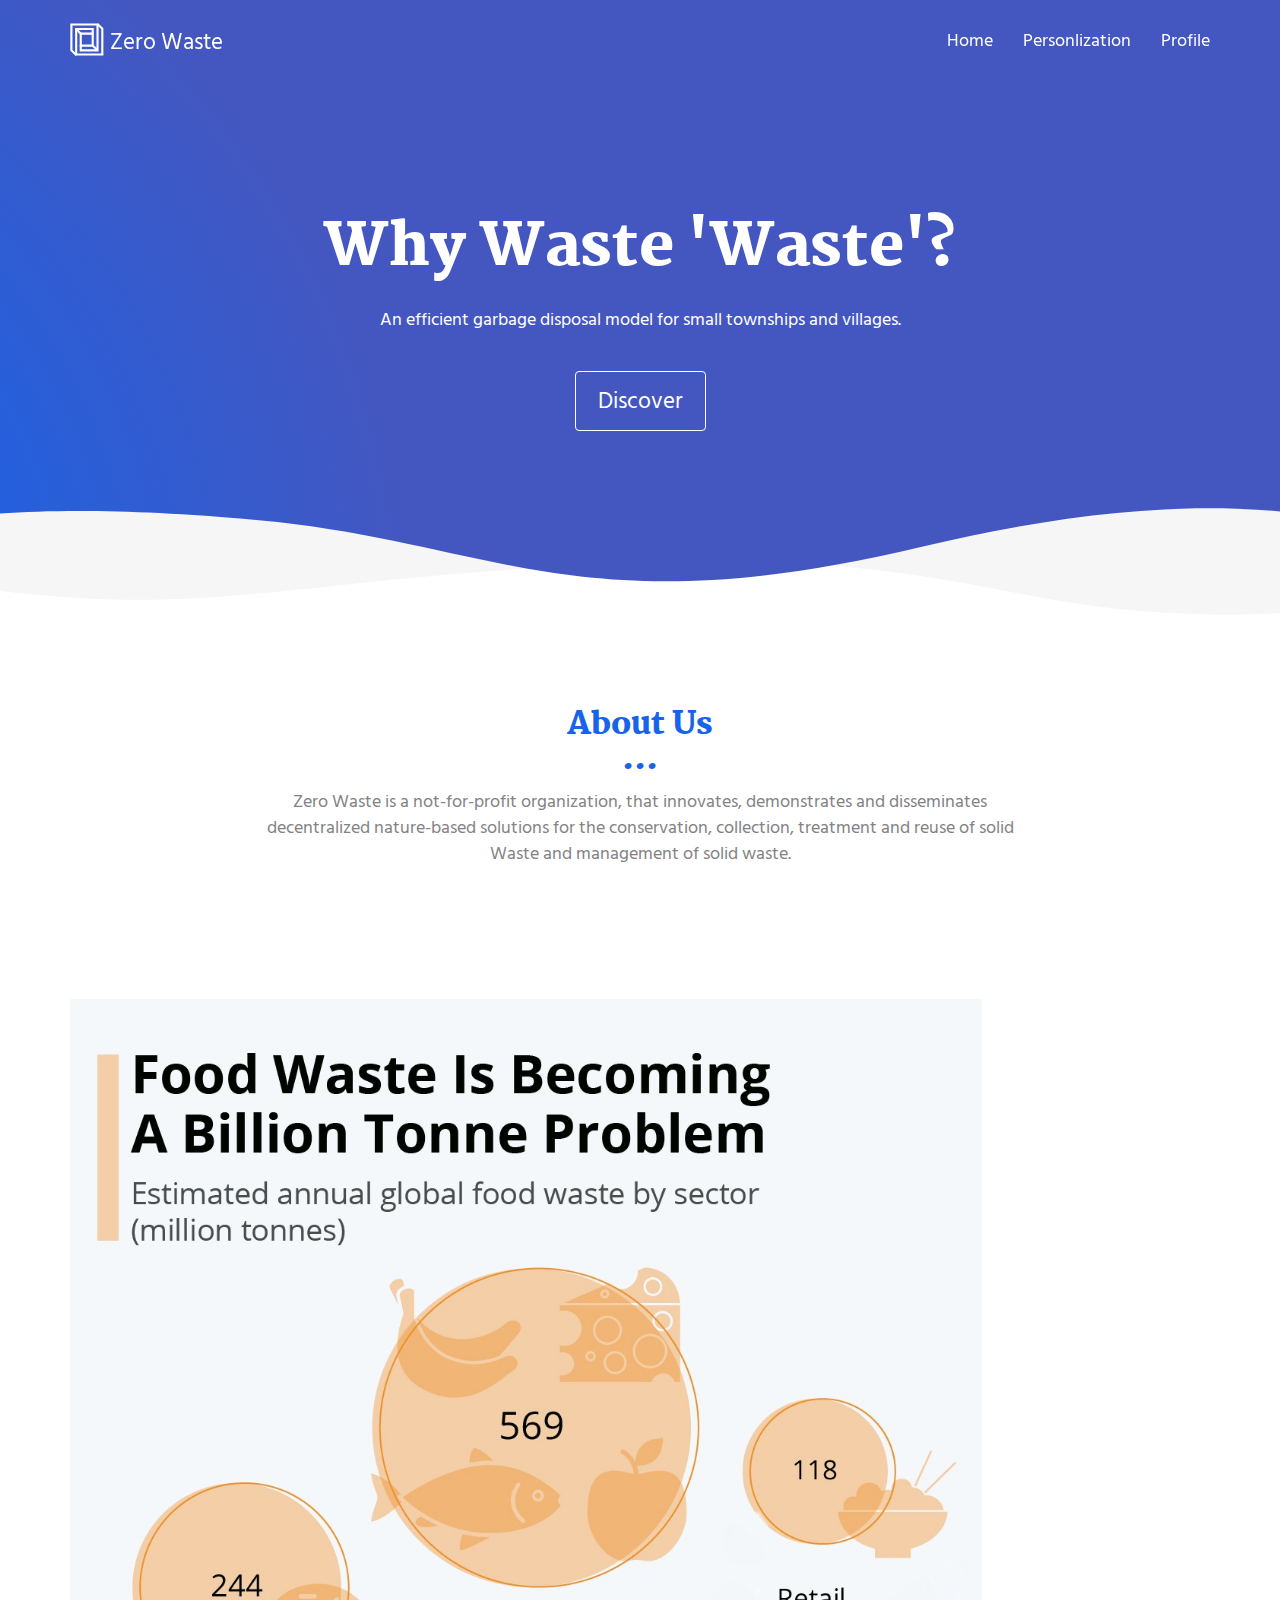
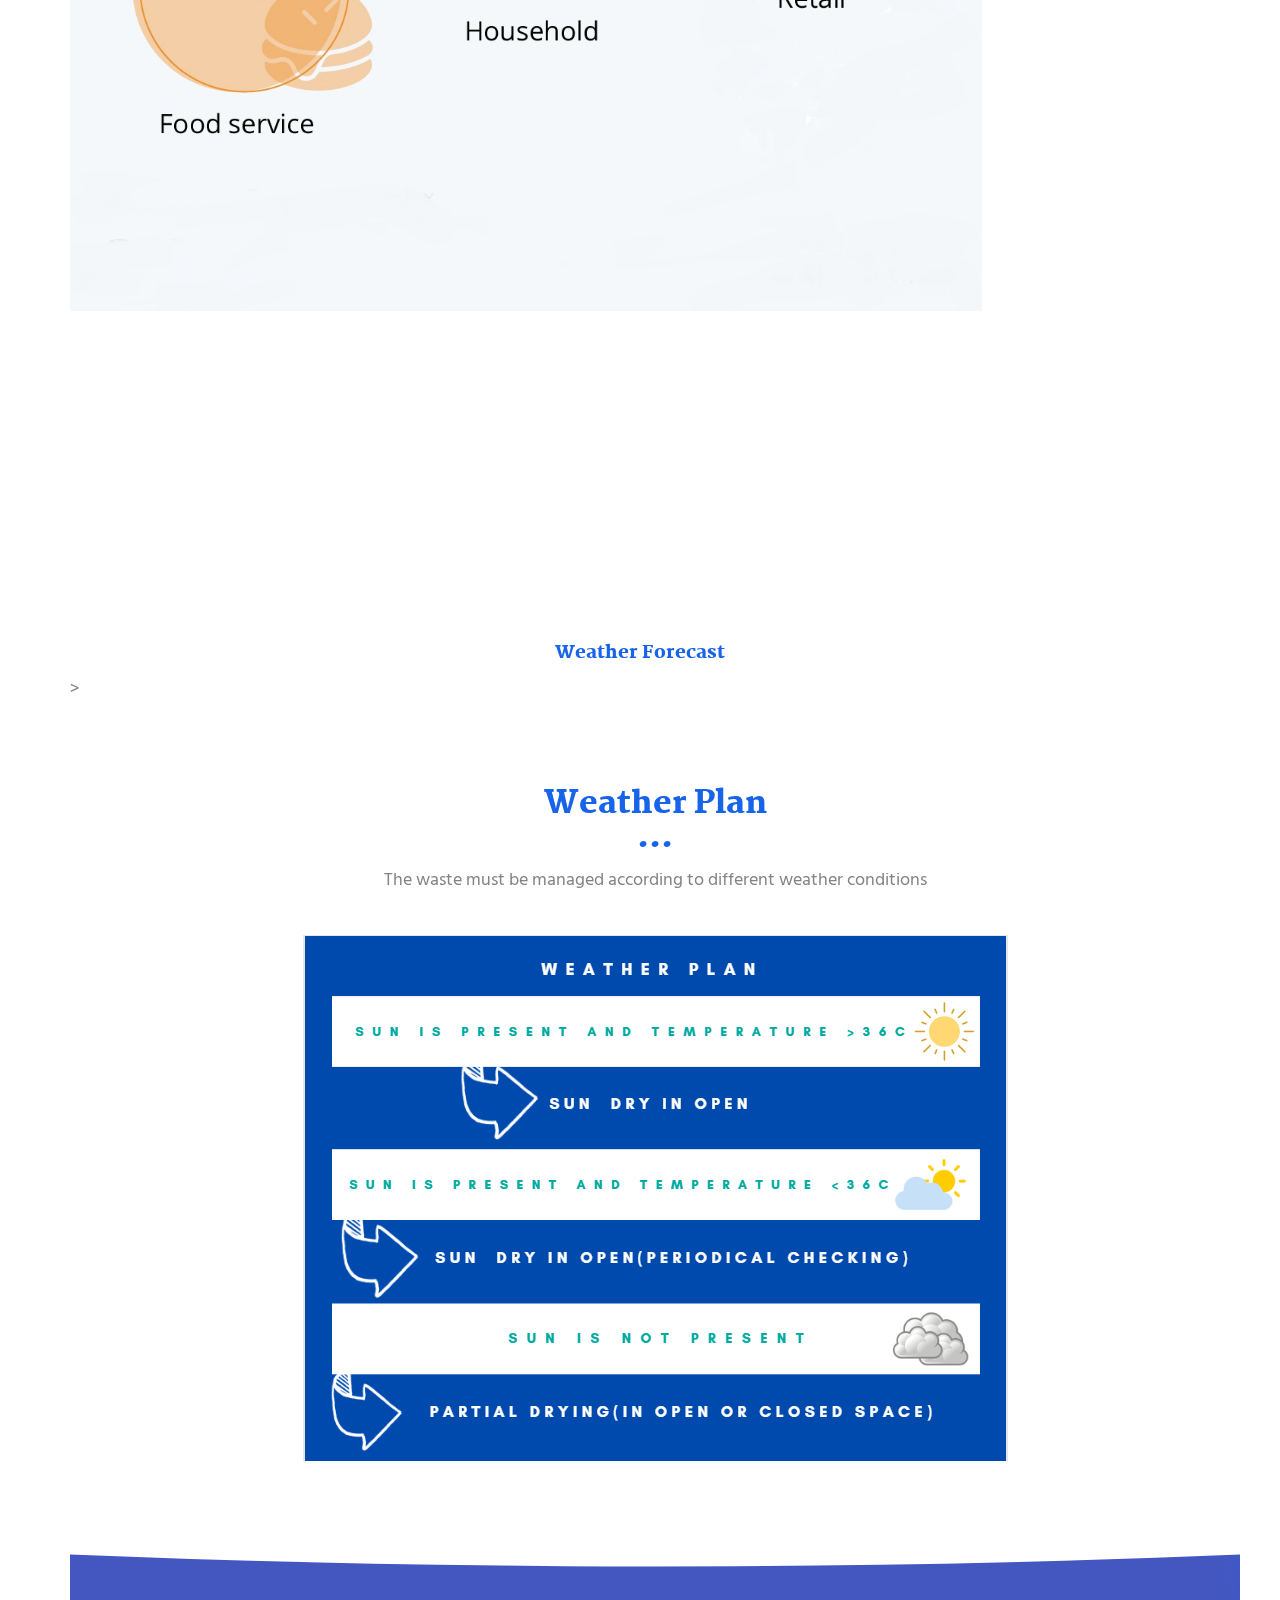
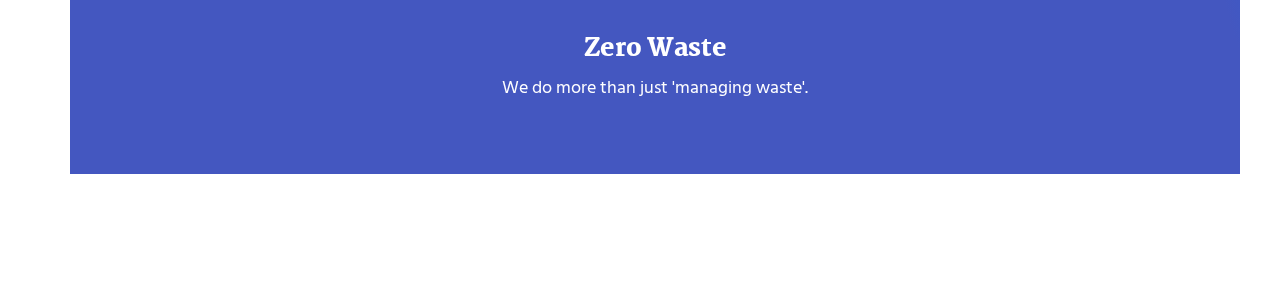
<file: index.html>
<!DOCTYPE html>
<html lang="en">

<head>
  <meta charset="UTF-8">
  <meta content="IE=edge" http-equiv="X-UA-Compatible">
  <meta content="width=device-width,initial-scale=1" name="viewport">
  <meta content="description" name="description">
  <meta name="google" content="notranslate" />
  <meta content="Mashup templates have been developped by Orson.io team" name="author">

  <!-- Disable tap highlight on IE -->
  <meta name="msapplication-tap-highlight" content="no">
  
  
  <link rel="apple-touch-icon" sizes="180x180" href="./assets/apple-icon-180x180.png">
  <link href="./assets/favicon.ico" rel="icon">

  <link href="" rel="stylesheet">


  <title>Zero Waste</title>

<link href="./main.550dcf66.css" rel="stylesheet"></head>

<body> <!-- Add your content of header -->
<header>
  <nav class="navbar navbar-default active">
    <div class="container">
      <div class="navbar-header">
        
        <button type="button" class="navbar-toggle collapsed" data-toggle="collapse" data-target="#navbar-collapse" aria-expanded="false">
          <span class="sr-only">Toggle navigation</span>
          <span class="icon-bar"></span>
          <span class="icon-bar"></span>
          <span class="icon-bar"></span>
        </button>
        <a class="navbar-brand" href="./index.html" title="">
          <img src="./assets/images/mashup-icon.svg" class="navbar-logo-img" alt="">
          Zero Waste
        </a>
      </div>

      <div class="collapse navbar-collapse" id="navbar-collapse">
        <ul class="nav navbar-nav navbar-right">
          <li><a href="./index.html" title="">Home</a></li>
          <li><a href="./personlization.html" title="">Personlization</a></li>
          <li>
           
            <li><a href="./profile.html" title="">Profile</a></li>
          </li>

        </ul>
      </div> 
    </div>
  </nav>
</header>

<!-- Add your site or app content here -->
  <div class="hero-full-container background-image-container white-text-container">
    <div class="container">
      <div class="row">
        <div class="col-xs-12">
          <h1>Why Waste 'Waste'?</h1>
          <p>An efficient garbage disposal model for small townships and villages.</p>
          <br>
          <a href="./personlization.html" class="btn btn-default btn-lg" title="">Discover</a>
        </div>
      </div>
    </div>
  </div>

  <div class="section-container">
    <div class="container">
      <div class="row">
        <div class="col-xs-12 col-md-8 col-md-offset-2">
          <div class="text-center">
            <h2>About Us</h2>
            <p>Zero Waste is a not-for-profit organization, that innovates, demonstrates and disseminates decentralized nature-based solutions for the conservation, collection, treatment and reuse of solid Waste and management of solid waste. 
            <br>
          </div>
       </div>
      </div>
    </div>
  </div>

  <div class="section-container">
    <div class="container">
      <div class="row">      
          <div class="col-xs-12">


            <div id="carousel-example-generic" class="carousel carousel-fade slide" data-ride="carousel">
                
                <div class="carousel-inner" role="listbox">

                    <div class="item active">
                        <img class="img-responsive" src="./assets/images/chart2.jpeg" alt="First slide">
                        <div class="carousel-caption card-shadow reveal">
                          
                          <h3>Statistics</h3>
                          
                          <p>
                            A new report released by the United Nations Environment Programme has revealed the shocking scale of global food waste. Its 2021 Food Waste Index estimates that people discard 931 million tonnes of food annually with per capita food waste averaging 74kg per household.
                          </p>
                          
                          <p>
                            569 million tonnes falls into the category of household waste. Supermarkets and other businesses are also guilty of disposing of signficant quanities of food with the total amount discarded also adding up to hundreds of millions of tonnes per year. The report estimates that 244 million tonnes is wasted by food service annually while retail discards 118 million tonnes.
                          </p>
                          <a href="./personlization.html" class="btn btn-primary" title="">
                            Why???
                          </a>
                        </div>


    <!-- the DIV that will contain the widget -->
   <h1></h1>
   <h1></h1>
   <body>
    <p>
         <br> <br>
      <!-- This is where I want about 3 cm of space -->
    </p>
    <h5 class="text-center">Weather Forecast</h5>>
<div class="weatherWidget" ></div>

<script>
   window.weatherWidgetConfig =  window.weatherWidgetConfig || [];
   window.weatherWidgetConfig.push({
       selector:".weatherWidget",
       apiKey:"UF64WKC8NU2MJ7DZ6SMNYJA5K", 
       location:"Coimbatore,TamilNadu", 
       unitGroup:"metric", 
       forecastDays:5, 
       title:"Coimbatore, TamilNadu", 
       showTitle:true, 
       showConditions:true
   });
  
   (function() {
   var d = document, s = d.createElement('script');
   s.src = 'https://www.visualcrossing.com/widgets/forecast-simple/weather-forecast-widget-simple.js';
   s.setAttribute('data-timestamp', +new Date());
   (d.head || d.body).appendChild(s);
   })();
</script>


  <div class="section-container">
    <div class="container text-center">
      <div class="row section-container-spacer">
        <div class="col-xs-1222 col-md-1222">
          <h2>Weather Plan</h2>
          <p>The waste must be managed according to different weather conditions<br></p>
        </div>  
      </div>
      <div class="row">
        <div class="col-xs-12 col-md-30">
          <img src="./assets/weather.png" alt="" class="center">
          
  </div>

   
       <!-- This is where I want about 3 cm of space -->
     
       <div class="section-container contact-container">
        <div class="container">
          <div class="row">
            
          
          </div>
        </div>
      </div>
  <!-- Space adjuster -->

<script>
  document.addEventListener("DOMContentLoaded", function (event) {
    navbarFixedTopAnimation();
  });
</script>

<footer class="footer-container white-text-container">
  <div class="container">
    <div class="row">
      <div class="col-xs-20">
        <h3>Zero Waste</h3>

        <div class="row">
          <div class="col-xs-15 col-sm-123">
            <p>We do more than just 'managing waste'.</p>
          
        </div>

      </div>
    </div>
  </div>
</footer>



<script>
  document.addEventListener("DOMContentLoaded", function (event) {
    navActivePage();
    scrollRevelation('.reveal');
  });
</script>

<!-- Google Analytics: change UA-XXXXX-X to be your site's ID 

<script>
  (function (i, s, o, g, r, a, m) {
    i['GoogleAnalyticsObject'] = r; i[r] = i[r] || function () {
      (i[r].q = i[r].q || []).push(arguments)
    }, i[r].l = 1 * new Date(); a = s.createElement(o),
      m = s.getElementsByTagName(o)[0]; a.async = 1; a.src = g; m.parentNode.insertBefore(a, m)
  })(window, document, 'script', '//www.google-analytics.com/analytics.js', 'ga');
  ga('create', 'UA-XXXXX-X', 'auto');
  ga('send', 'pageview');
</script>

--> <script type="text/javascript" src="./main.0cf8b554.js"></script></body>

</html>
</file>
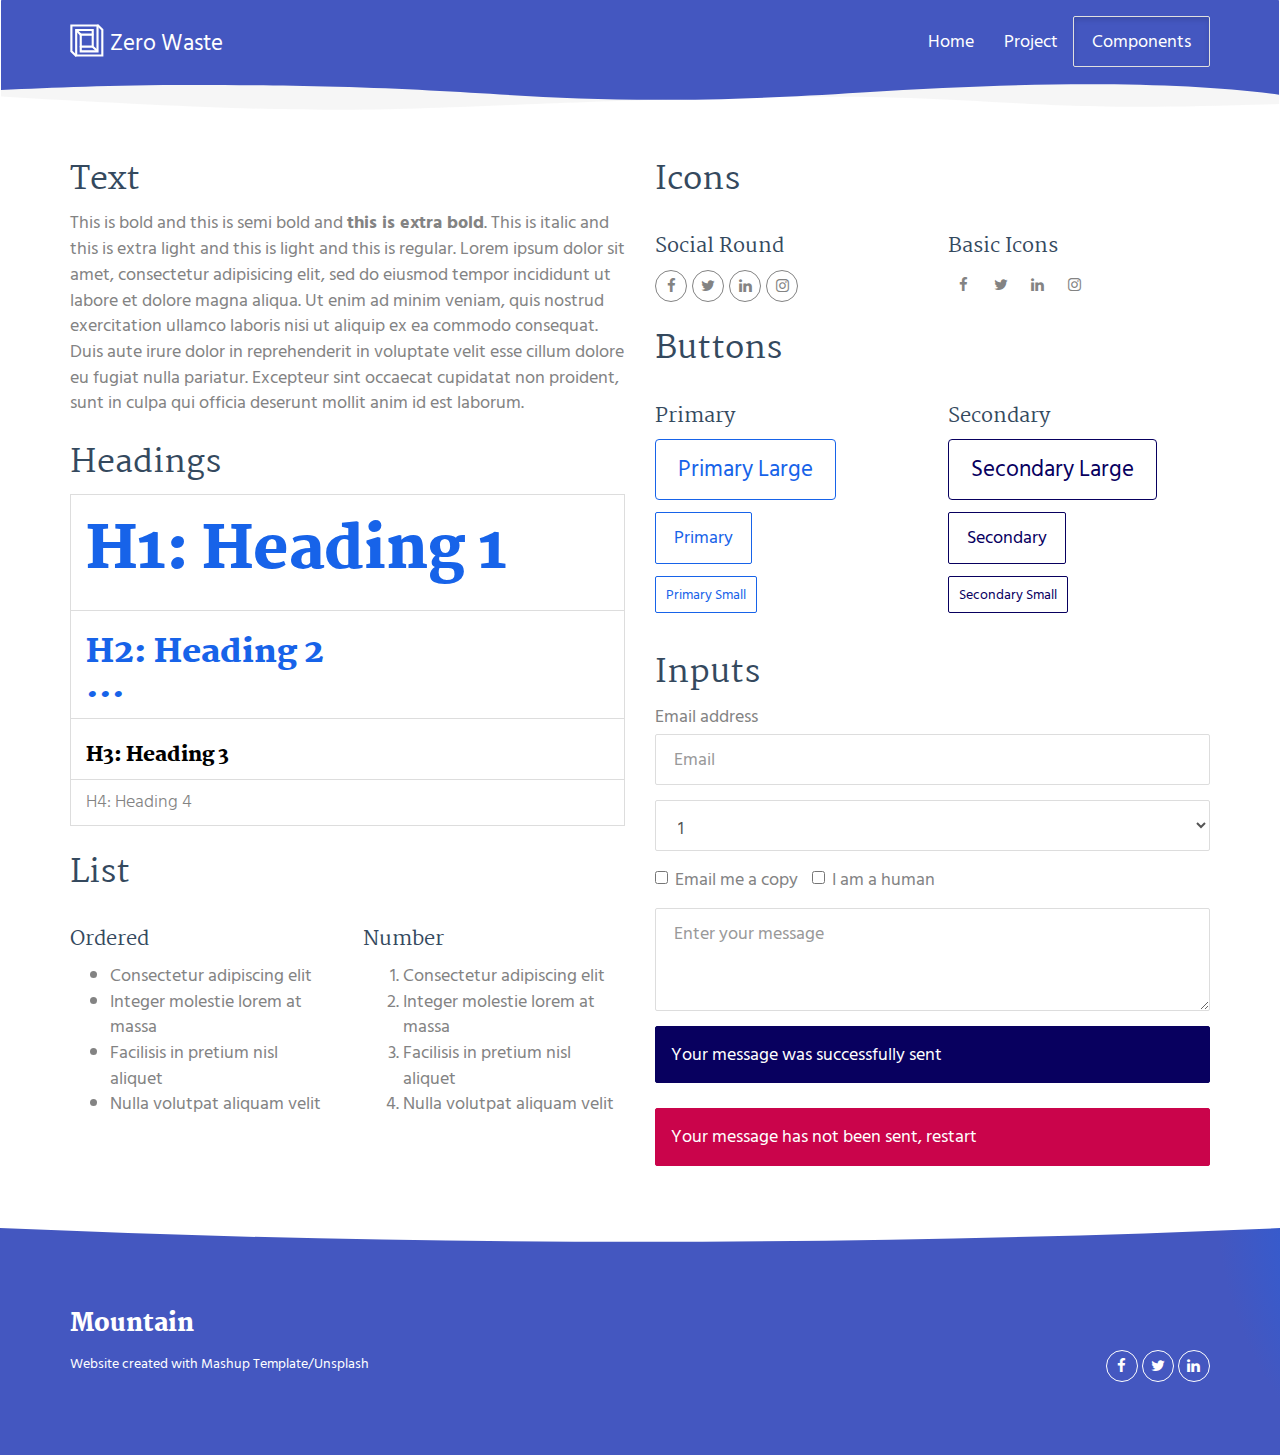
<file: components.html>
<!DOCTYPE html>
<html lang="en">

<head>
  <meta charset="UTF-8">
  <meta content="IE=edge" http-equiv="X-UA-Compatible">
  <meta content="width=device-width,initial-scale=1" name="viewport">
  <meta content="description" name="description">
  <meta name="google" content="notranslate" />
  <meta content="Mashup templates have been developped by Orson.io team" name="author">

  <!-- Disable tap highlight on IE -->
  <meta name="msapplication-tap-highlight" content="no">
  
  
  <link rel="apple-touch-icon" sizes="180x180" href="./assets/apple-icon-180x180.png">
  <link href="./assets/favicon.ico" rel="icon">

  <link href="" rel="stylesheet">


  <title>Zero Waste</title>

<link href="./main.550dcf66.css" rel="stylesheet"></head>

<body> <!-- Add your content of header -->
<header>
  <nav class="navbar navbar-default active">
    <div class="container">
      <div class="navbar-header">
        <button type="button" class="navbar-toggle collapsed" data-toggle="collapse" data-target="#navbar-collapse" aria-expanded="false">
          <span class="sr-only">Toggle navigation</span>
          <span class="icon-bar"></span>
          <span class="icon-bar"></span>
          <span class="icon-bar"></span>
        </button>
        <a class="navbar-brand" href="./index.html" title="">
          <img src="./assets/images/mashup-icon.svg" class="navbar-logo-img" alt="">
          Zero Waste
        </a>
      </div>

      <div class="collapse navbar-collapse" id="navbar-collapse">
        <ul class="nav navbar-nav navbar-right">
          <li><a href="./index.html" title="">Home</a></li>
          <li><a href="./project.html" title="">Project</a></li>
          <li>
            <p>
              <a href="./components.html" class="btn btn-default navbar-btn" title="">Components</a>
            </p>
          </li>

        </ul>
      </div> 
    </div>
  </nav>
</header>

<!-- Add your site or app content here -->
  <div class="container">
    <div class="row">
      <div class="col-xs-12 col-md-6">

        <div class="template-example">
          <h2 class="template-title-example">Text</h2>
          <p>This is bold and this is semi bold and <b>this is extra bold</b>. This is italic and this is extra light and this is light
          and this is regular. Lorem ipsum dolor sit amet, consectetur adipisicing elit, sed do eiusmod
          tempor incididunt ut labore et dolore magna aliqua. Ut enim ad minim veniam,
          quis nostrud exercitation ullamco laboris nisi ut aliquip ex ea commodo
          consequat. Duis aute irure dolor in reprehenderit in voluptate velit esse
          cillum dolore eu fugiat nulla pariatur. Excepteur sint occaecat cupidatat non
          proident, sunt in culpa qui officia deserunt mollit anim id est laborum.
          </p>
        </div>

        <div class="template-example">
          <h2 class="template-title-example">Headings</h2>
          
          <table class="table table-bordered">
            <tr><td><h1>H1: Heading 1</h1></td></tr>
            <tr><td><h2>H2: Heading 2</h2></td></tr>
            <tr><td><h3>H3: Heading 3</h3></td></tr>
            <tr><td><h4>H4: Heading 4</h4></td></tr>
          </table>
        </div>

        <div class="template-example">
          <h2 class="template-title-example">List</h2>
          <div class="row">
            <div class="col-md-6">
              <h3 class="template-title-example">Ordered</h3>
              <ul>
                <li>Consectetur adipiscing elit</li>
                <li>Integer molestie lorem at massa</li>
                <li>Facilisis in pretium nisl aliquet</li>
                <li>Nulla volutpat aliquam velit</li>
              </ul>
            </div>
            <div class="col-md-6">
              <h3 class="template-title-example">Number</h3>
              <ol>
                <li>Consectetur adipiscing elit</li>
                <li>Integer molestie lorem at massa</li>
                <li>Facilisis in pretium nisl aliquet</li>
                <li>Nulla volutpat aliquam velit</li>
              </ol>
            </div>
          </div>
        </div>

        
      </div>

      <div class="col-xs-12 col-md-6">
        <div class="template-example">
          <h2 class="template-title-example">Icons</h2>
          
          <div class="row">
            <div class="col-md-6">
              <h3 class="template-title-example">Social Round</h2>
              <ul class="list-icons">
                <li>
                  <a href="" class="social-round-icon fa-icon">
                    <i class="fa fa-facebook"></i>
                  </a>
                </li>
                <li>
                  <a href="" class="social-round-icon fa-icon">
                    <i class="fa fa-twitter"></i>
                  </a>
                </li>
                <li>
                  <a href="" class="social-round-icon fa-icon">
                    <i class="fa fa-linkedin"></i>
                  </a>
                </li>
                <li>
                  <a href="" class="social-round-icon fa-icon">
                    <i class="fa fa-instagram"></i>
                  </a>
                </li>
              </ul>
            </div>
            <div class="col-md-6">
               <h3 class="template-title-example">Basic Icons</h2>
                <ul class="list-icons">
                  <li>
                    <span class="fa-icon">
                      <i class="fa fa-facebook"></i>
                    </span>
                  </li>
                  <li>
                    <span class="fa-icon">
                      <i class="fa fa-twitter"></i>
                    </span>
                  </li>
                  <li>
                    <span class="fa-icon">
                      <i class="fa fa-linkedin"></i>
                    </span>
                  </li>
                  <li>
                    <span class="fa-icon">
                      <i class="fa fa-instagram"></i>
                    </span>
                  </li>
                </ul>
            </div>

          </div>


          


        </div>

        <div class="template-example">
          <h2 class="template-title-example">Buttons</h2>
          <div class="row">
            <div class="col-md-6">
              <h3 class="template-title-example">Primary</h2>
              <div class="row">
                  <div class="col-md-6">
                  <p><a href="" class="btn btn-primary btn-lg">Primary Large</a></p>
                  <p><a href="" class="btn btn-primary">Primary </a></p>
                  <p><a href="" class="btn btn-primary btn-sm">Primary Small</a></p>
                </div>
              </div>

            </div>

            <div class="col-md-6">
              <h3 class="template-title-example">Secondary</h2>
              <div class="row">
                  <div class="col-md-6">
                  <p><a href="" class="btn btn-info btn-lg">Secondary Large</a></p>
                  <p><a href="" class="btn btn-info">Secondary </a></p>
                  <p><a href="" class="btn btn-info btn-sm">Secondary Small</a></p>
                </div>
              </div>
            </div>
          </div>
        </div>
        
        <div class="template-example">
          <h2 class="template-title-example">Inputs</h2>

            <div class="form-group">
              <label for="exampleInputEmail1">Email address</label>
              <input type="email" class="form-control" id="exampleInputEmail1" placeholder="Email">
            </div>

            <div class="form-group">
              <select class="form-control">
                <option>1</option>
                <option>2</option>
                <option>3</option>
                <option>4</option>
                <option>5</option>
              </select>
            </div>

            <div class="form-group">
              <label class="checkbox-inline">
                <input 
                type="checkbox" id="inlineCheckbox1" value="option1"> Email me a copy
              </label>
              <label class="checkbox-inline">
                <input type="checkbox" id="inlineCheckbox2" value="option2"> I am a human
              </label>
            </div>

            <div class="form-group">
              <textarea class="form-control" rows="3" placeholder="Enter your message"></textarea>
            </div>
            
            <div class="alert alert-success" role="alert">Your message was successfully sent</div>
            <div class="alert alert-danger" role="alert">Your message has not been sent, restart</div>
        </div>




      </div>
    </div>
  </div>

<footer class="footer-container white-text-container">
  <div class="container">
    <div class="row">

     
      <div class="col-xs-12">
        <h3>Mountain</h3>

        <div class="row">
          <div class="col-xs-12 col-sm-7">
            <p><small>Website created with <a href="http://www.mashup-template.com/" title="Create website with free html template">Mashup Template</a>/<a href="https://www.unsplash.com/" title="Beautiful Free Images">Unsplash</a></small>
            </p>
          </div>
          <div class="col-xs-12 col-sm-5">
            <p class="text-right">
              <a href="https://facebook.com/" class="social-round-icon white-round-icon fa-icon" title="">
                <i class="fa fa-facebook" aria-hidden="true"></i>
              </a>
              <a href="https://twitter.com/" class="social-round-icon white-round-icon fa-icon" title="">
                <i class="fa fa-twitter" aria-hidden="true"></i>
              </a>
              <a href="https://www.linkedin.com/" class="social-round-icon white-round-icon fa-icon" title="">
                <i class="fa fa-linkedin" aria-hidden="true"></i>
              </a>
            </p>
          </div>
        </div>
        
        
      </div>
    </div>
  </div>
</footer>

<script>
  document.addEventListener("DOMContentLoaded", function (event) {
    navActivePage();
    scrollRevelation('.reveal');
  });
</script>

<!-- Google Analytics: change UA-XXXXX-X to be your site's ID 

<script>
  (function (i, s, o, g, r, a, m) {
    i['GoogleAnalyticsObject'] = r; i[r] = i[r] || function () {
      (i[r].q = i[r].q || []).push(arguments)
    }, i[r].l = 1 * new Date(); a = s.createElement(o),
      m = s.getElementsByTagName(o)[0]; a.async = 1; a.src = g; m.parentNode.insertBefore(a, m)
  })(window, document, 'script', '//www.google-analytics.com/analytics.js', 'ga');
  ga('create', 'UA-XXXXX-X', 'auto');
  ga('send', 'pageview');
</script>

--> <script type="text/javascript" src="./main.0cf8b554.js"></script></body>

</html>
</file>
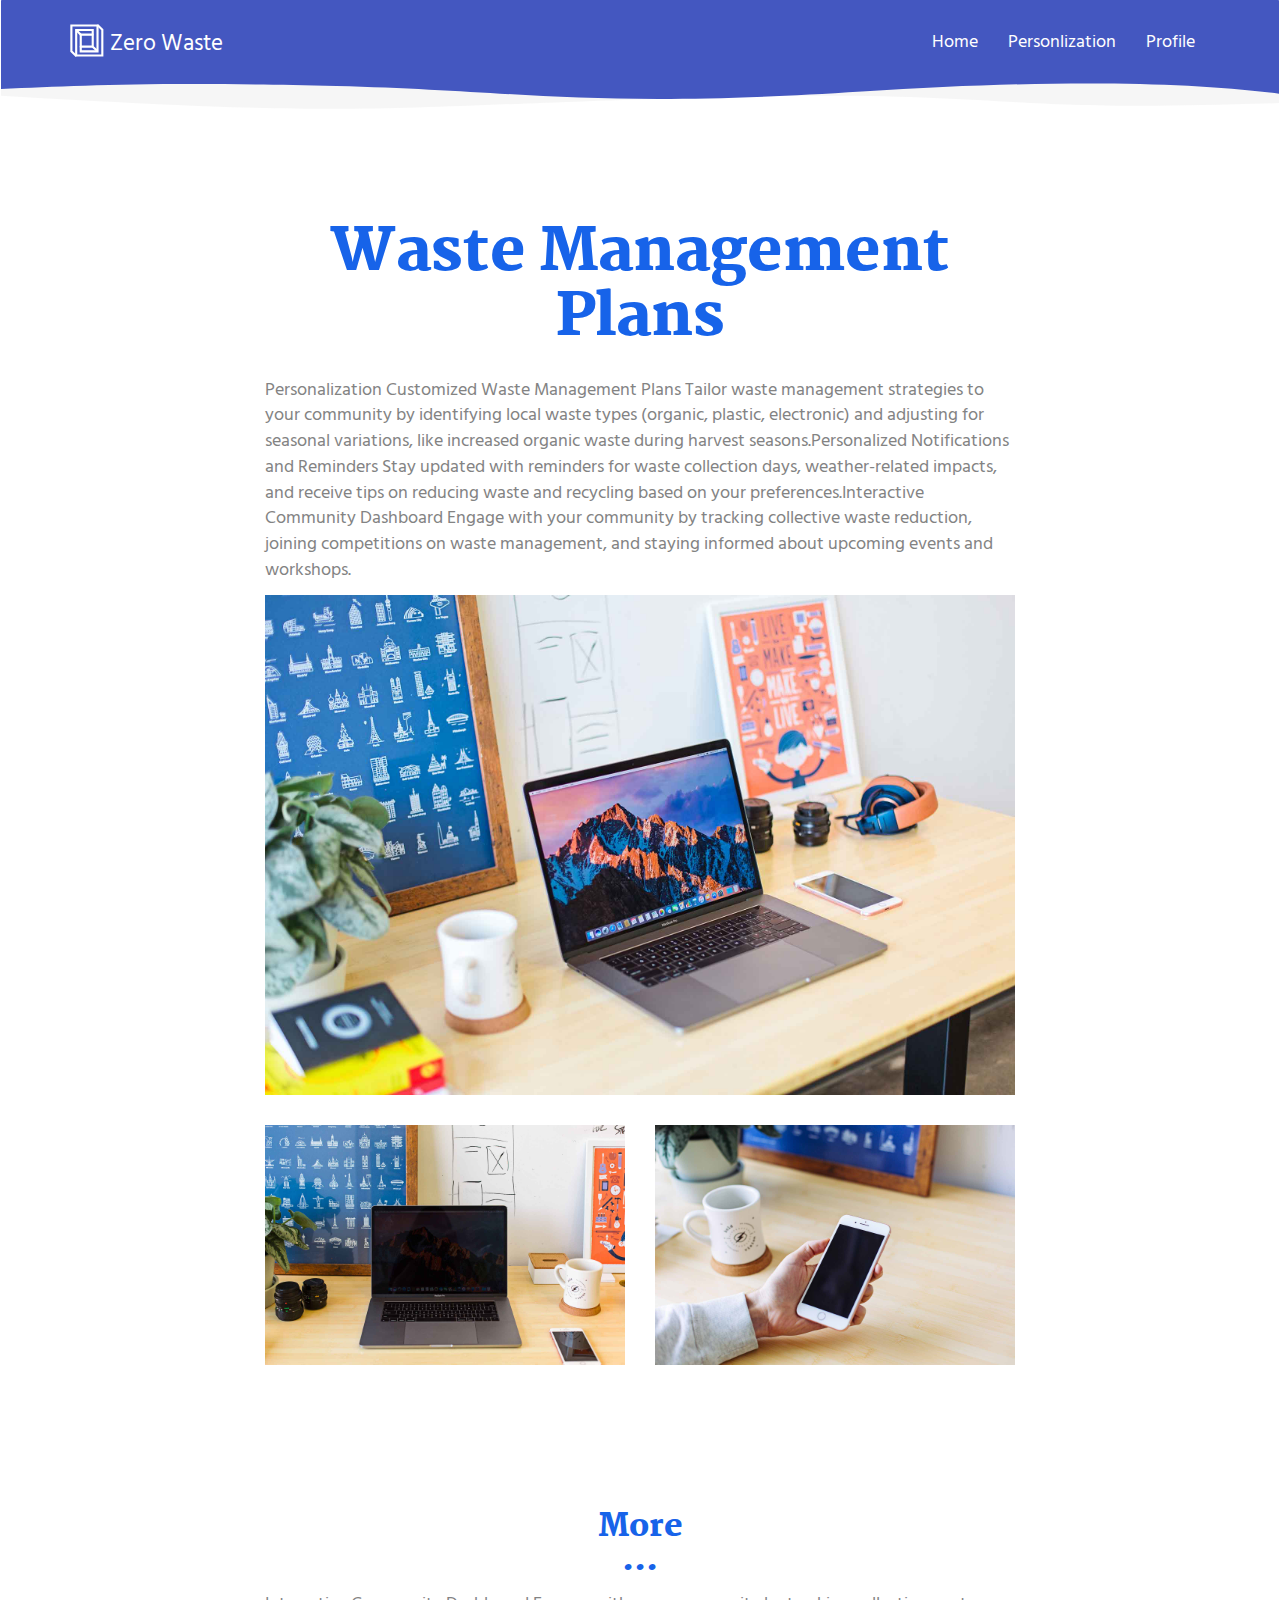
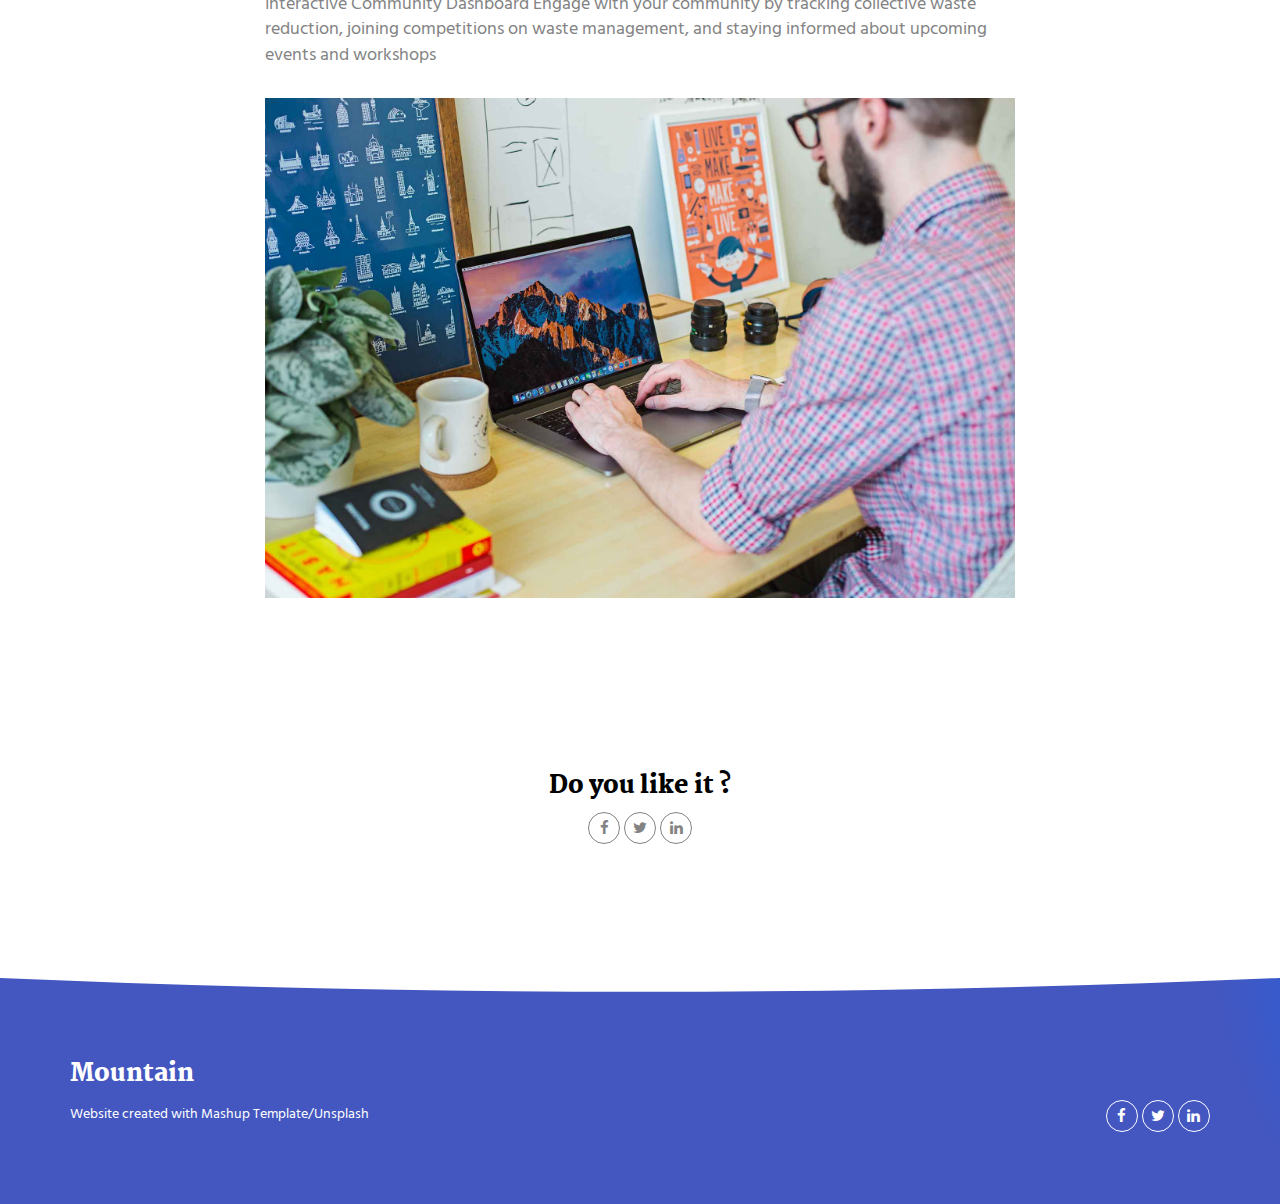
<file: personlization.html>
<!DOCTYPE html>
<html lang="en">

<head>
  <meta charset="UTF-8">
  <meta content="IE=edge" http-equiv="X-UA-Compatible">
  <meta content="width=device-width,initial-scale=1" name="viewport">
  <meta content="description" name="description">
  <meta name="google" content="notranslate" />
  <meta content="Mashup templates have been developped by Orson.io team" name="author">

  <!-- Disable tap highlight on IE -->
  <meta name="msapplication-tap-highlight" content="no">
  
  
  <link rel="apple-touch-icon" sizes="180x180" href="./assets/apple-icon-180x180.png">
  <link href="./assets/favicon.ico" rel="icon">

  <link href="" rel="stylesheet">


  <title>Zero Waste</title>

<link href="./main.550dcf66.css" rel="stylesheet"></head>

<body> <!-- Add your content of header -->
<header>
  <nav class="navbar navbar-default active">
    <div class="container">
      <div class="navbar-header">
        <button type="button" class="navbar-toggle collapsed" data-toggle="collapse" data-target="#navbar-collapse" aria-expanded="false">
          <span class="sr-only">Toggle navigation</span>
          <span class="icon-bar"></span>
          <span class="icon-bar"></span>
          <span class="icon-bar"></span>
        </button>
        <a class="navbar-brand" href="./index.html" title="">
          <img src="./assets/images/mashup-icon.svg" class="navbar-logo-img" alt="">
          Zero Waste
        </a>
      </div>

      <div class="collapse navbar-collapse" id="navbar-collapse">
        <ul class="nav navbar-nav navbar-right">
          <li><a href="./index.html" title="">Home</a></li>
          <li><a href="./personlization.html" title="">Personlization</a></li>
          <li>
           
            <li><a href="./profile.html" title="">Profile</a></li>
          </li>

        </ul>
      </div> 
    </div>
  </nav>
</header>

<div class="section-container">
    <div class="container">
      <div class="row">
        <div class="col-xs-12 col-md-8 col-md-offset-2">
          <h1 class="text-center">Waste Management Plans</h1>
          <p>Personalization Customized Waste Management Plans
            Tailor waste management strategies to your community by identifying local waste types (organic, plastic, electronic) and adjusting for seasonal variations, like increased organic waste during harvest seasons.Personalized Notifications and Reminders
            Stay updated with reminders for waste collection days, weather-related impacts, and receive tips on reducing waste and recycling based on your preferences.Interactive Community Dashboard
            Engage with your community by tracking collective waste reduction, joining competitions on waste management, and staying informed about upcoming events and workshops.</p>
          
          <div class="section-container-spacer">
            <img src="./assets/images/img-06.jpg" alt="" class="img-responsive reveal-content" data-action="zoom">
          </div>

          <div class="row">
            <div class="col-xs-6">
              <img src="./assets/images/img-04.jpg" alt="" class="img-responsive reveal-content" data-action="zoom">
            </div>
            <div class="col-xs-6">
              <img src="./assets/images/img-07.jpg" alt="" class="img-responsive reveal-content" data-action="zoom">
            </div>
          </div>
       </div>
      </div>
    </div>
  </div>

  <div class="section-container">
    <div class="container">
      <div class="row section-container-spacer">
        <div class="col-xs-12 col-md-8 col-md-offset-2">
          <h2 class="text-center">More</h2>
          <div class="section-container-spacer">
            <p>Interactive Community Dashboard
              Engage with your community by tracking collective waste reduction, joining competitions on waste management, and staying informed about upcoming events and workshops</p>
          </div>  
          <img src="./assets/images/img-05.jpg" alt="" class="img-responsive reveal-content" data-action="zoom">
        </div>  
      </div>
    </div>
  </div>

  <div class="section-container">
    <div class="container text-center">
      <div class="row section-container-spacer">
        <div class="col-xs-12 col-md-12">
          
          <h3>Do you like it ?</h3>
          <p>
            <a href="https://facebook.com/" class="social-round-icon fa-icon" title="">
              <i class="fa fa-facebook" aria-hidden="true"></i>
            </a>
            <a href="https://twitter.com/" class="social-round-icon fa-icon" title="">
              <i class="fa fa-twitter" aria-hidden="true"></i>
            </a>
            <a href="https://www.linkedin.com/" class="social-round-icon fa-icon" title="">
              <i class="fa fa-linkedin" aria-hidden="true"></i>
            </a>
          </p>
        </div>  
      </div>
    
    </div>
  </div>



<footer class="footer-container white-text-container">
  <div class="container">
    <div class="row">

     
      <div class="col-xs-12">
        <h3>Mountain</h3>

        <div class="row">
          <div class="col-xs-12 col-sm-7">
            <p><small>Website created with <a href="http://www.mashup-template.com/" title="Create website with free html template">Mashup Template</a>/<a href="https://www.unsplash.com/" title="Beautiful Free Images">Unsplash</a></small>
            </p>
          </div>
          <div class="col-xs-12 col-sm-5">
            <p class="text-right">
              <a href="https://facebook.com/" class="social-round-icon white-round-icon fa-icon" title="">
                <i class="fa fa-facebook" aria-hidden="true"></i>
              </a>
              <a href="https://twitter.com/" class="social-round-icon white-round-icon fa-icon" title="">
                <i class="fa fa-twitter" aria-hidden="true"></i>
              </a>
              <a href="https://www.linkedin.com/" class="social-round-icon white-round-icon fa-icon" title="">
                <i class="fa fa-linkedin" aria-hidden="true"></i>
              </a>
            </p>
          </div>
        </div>
        
        
      </div>
    </div>
  </div>
</footer>

<script>
  document.addEventListener("DOMContentLoaded", function (event) {
    navActivePage();
    scrollRevelation('.reveal');
  });
</script>

<!-- Google Analytics: change UA-XXXXX-X to be your site's ID 

<script>
  (function (i, s, o, g, r, a, m) {
    i['GoogleAnalyticsObject'] = r; i[r] = i[r] || function () {
      (i[r].q = i[r].q || []).push(arguments)
    }, i[r].l = 1 * new Date(); a = s.createElement(o),
      m = s.getElementsByTagName(o)[0]; a.async = 1; a.src = g; m.parentNode.insertBefore(a, m)
  })(window, document, 'script', '//www.google-analytics.com/analytics.js', 'ga');
  ga('create', 'UA-XXXXX-X', 'auto');
  ga('send', 'pageview');
</script>

--> <script type="text/javascript" src="./main.0cf8b554.js"></script></body>

</html>
</file>
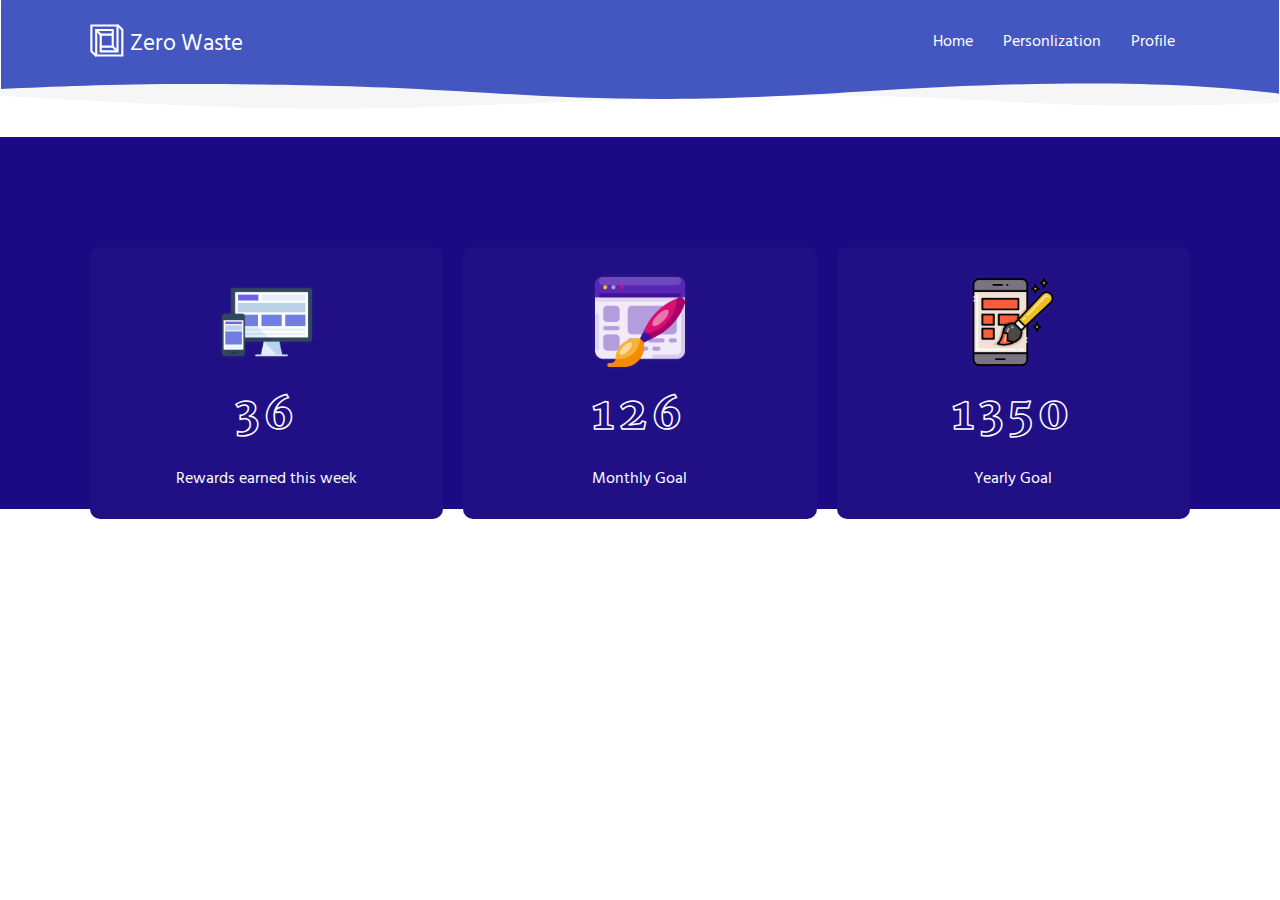
<file: rewards.html>
<!DOCTYPE html>
<html lang="en">

<head>
  <meta charset="UTF-8">
  <meta content="IE=edge" http-equiv="X-UA-Compatible">
  <meta content="width=device-width,initial-scale=1" name="viewport">
  <meta content="description" name="description">
  <meta name="google" content="notranslate" />
  <meta content="Mashup templates have been developped by Orson.io team" name="author">

  <!-- Disable tap highlight on IE -->
  <meta name="msapplication-tap-highlight" content="no">
  
  
  <link rel="apple-touch-icon" sizes="180x180" href="./assets/apple-icon-180x180.png">
  <link href="./assets/favicon.ico" rel="icon">

  <link href="" rel="stylesheet">


  <title>Zero Waste</title>

<link href="./main.550dcf66.css" rel="stylesheet"></head>

<body> <!-- Add your content of header -->
<header>
  <nav class="navbar navbar-default active">
    <div class="container">
      <div class="navbar-header">
        <button type="button" class="navbar-toggle collapsed" data-toggle="collapse" data-target="#navbar-collapse" aria-expanded="false">
          <span class="sr-only">Toggle navigation</span>
          <span class="icon-bar"></span>
          <span class="icon-bar"></span>
          <span class="icon-bar"></span>
        </button>
        <a class="navbar-brand" href="./index.html" title="">
          <img src="./assets/images/mashup-icon.svg" class="navbar-logo-img" alt="">
          Zero Waste
        </a>
      </div>

      <div class="collapse navbar-collapse" id="navbar-collapse">
        <ul class="nav navbar-nav navbar-right">
          <li><a href="./index.html" title="">Home</a></li>
          <li><a href="./personlization.html" title="">Personlization</a></li>
          <li>
           
            <li><a href="./profile.html" title="">Profile</a></li>
          </li>

        </ul>
      </div> 
    </div>
  </nav>
</header>


<head>
    <meta charset="UTF-8" />
    <meta http-equiv="X-UA-Compatible" content="IE=edge" />
    <meta name="viewport" content="width=device-width, initial-scale=1.0" />
    <title>Document</title>
    <link rel="stylesheet" href="rewardstyle.css" />
  </head>
  <body>

    <section id="section_counter">
      <div class="container">
        
      </div>
      <div class="container">
        <div class="counter-grid">
          <div class="counter-item">
            <img src="assets/web-design.png" alt="Image" class="counter-img" />
            <h1 class="counter" data-target="225">0</h1>
            <p1>Rewards earned this week</p1>
          </div>
          
          <div class="counter-item">
            <img src="assets/ux-design.png" alt="Image" class="counter-img" />
            <h1 class="counter" data-target="1300">0</h1>
            <p1>Monthly Goal</p1>
          </div>
          <div class="counter-item">
            <img src="assets/app-design.png" alt="Image" class="counter-img" />
            <h1 class="counter" data-target="15000">0</h1>
            <p1>Yearly Goal</p1>
          </div>
        </div>
      </div>
    </section>
   
    <script src="rewards.js"></script>
  </body>
</file>
<file: rewardstyle.css>
@import url('https://fonts.googleapis.com/css2?family=Poppins:wght@400;500;600;700&display=swap');
*,
*::after,
*::before {
  margin: 0;
  padding: 0;
  box-sizing: inherit;
}
:root {
  --container: 112rem;
  --m-auto: 0 auto;
  --white: #fff;
  --bg-hero: #2c1c88;
  --bg-counter: #1c0a84;
  --bg-item: #211085;
}
html {
  font-family: 'Poppins', sans-serif;
  font-size: 62.5%;
  scroll-behavior: smooth;
}
body {
  color: var(--white);
  font-size: 1.6rem;
  box-sizing: border-box;
}
.container {
  max-width: var(--container);
  margin: var(--m-auto);
  padding: 0 1rem;
}
section:not(#section_counter) {
  height: 100vh;
}
.section-heading {
  font-size: 4rem;
}
#hero,
#pricing {
  background: var(--bg-hero);
  display: flex;
  align-items: center;
  justify-content: center;
}
#section_counter {
  padding: 5rem 0;
  background: var(--bg-counter);
}
#section_counter .section-heading {
  padding-bottom: 5rem;
  text-align: center;
  letter-spacing: 0.1rem;
}
.counter-grid {
  display: grid;
  grid-template-columns: repeat(auto-fit, minmax(25rem, 1fr));
  gap: 2rem;
}

.counter-item {
  background: var(--bg-item);
  padding: 3rem 1.5rem;
  text-align: center;
  border-radius: 1rem;
  transition: all 0.5s ease-in-out;
  transform: translateY(6rem);
}
.counter-img {
  width: 7rem;
  height: 7rem;
  object-fit: contain;
  filter: drop-shadow(0 0 0.2rem var(--bg-hero));
}
.counter-img:nth-child(1) {
  width: 9rem;
  height: auto;
}
.counter-item:hover {
  background: var(--bg-hero);
  cursor: pointer;
  transition: all 0.5s ease-in-out;
}
.counter-item .counter {
  font-size: 4.5rem;
  color: transparent;
  color: transparent;
  letter-spacing: 0.5rem;
  -webkit-text-stroke-width: 0.15rem;
  -moz-text-stroke-width: 0.15rem;
  -ms-text-stroke-width: 0.15rem;
  -o-text-stroke-width: 0.15rem;
  -webkit-text-stroke-color: var(--white);
  -moz-text-stroke-color: var(--white);
  -ms-text-stroke-color: var(--white);
  -o-text-stroke-color: var(--white);
}

@keyframes slide-up {
  0% {
    transform: translateY(6rem);
  }
  100% {
    transform: translateY(0rem);
  }
}
</file>
<file: main.550dcf66.css>
@import url(https://fonts.googleapis.com/css?family=Hind+Siliguri:300,600|Martel:400,900);@import url(https://maxcdn.bootstrapcdn.com/font-awesome/4.7.0/css/font-awesome.min.css);/*!
 * Bootstrap v3.3.7 (http://getbootstrap.com)
 * Copyright 2011-2016 Twitter, Inc.
 * Licensed under MIT (https://github.com/twbs/bootstrap/blob/master/LICENSE)
 */
/*! normalize.css v3.0.3 | MIT License | github.com/necolas/normalize.css */html{font-family:sans-serif;-ms-text-size-adjust:100%;-webkit-text-size-adjust:100%}body{margin:0}article,aside,details,figcaption,figure,footer,header,hgroup,main,menu,nav,section,summary{display:block}audio,canvas,progress,video{display:inline-block;vertical-align:baseline}audio:not([controls]){display:none;height:0}[hidden],template{display:none}a{background-color:transparent}a:active,a:hover{outline:0}abbr[title]{border-bottom:1px dotted}b,strong{font-weight:700}dfn{font-style:italic}h1{font-size:2em;margin:.67em 0}mark{background:#ff0;color:#000}small{font-size:80%}sub,sup{font-size:75%;line-height:0;position:relative;vertical-align:baseline}sup{top:-.5em}sub{bottom:-.25em}img{border:0}svg:not(:root){overflow:hidden}figure{margin:1em 40px}hr{box-sizing:content-box;height:0}pre{overflow:auto}code,kbd,pre,samp{font-family:monospace,monospace;font-size:1em}button,input,optgroup,select,textarea{color:inherit;font:inherit;margin:0}button{overflow:visible}button,select{text-transform:none}button,html input[type=button],input[type=reset],input[type=submit]{-webkit-appearance:button;cursor:pointer}button[disabled],html input[disabled]{cursor:default}button::-moz-focus-inner,input::-moz-focus-inner{border:0;padding:0}input{line-height:normal}input[type=checkbox],input[type=radio]{box-sizing:border-box;padding:0}input[type=number]::-webkit-inner-spin-button,input[type=number]::-webkit-outer-spin-button{height:auto}input[type=search]{-webkit-appearance:textfield;box-sizing:content-box}input[type=search]::-webkit-search-cancel-button,input[type=search]::-webkit-search-decoration{-webkit-appearance:none}fieldset{border:1px solid silver;margin:0 2px;padding:.35em .625em .75em}textarea{overflow:auto}optgroup{font-weight:700}table{border-collapse:collapse;border-spacing:0}td,th{padding:0}

/*! Source: https://github.com/h5bp/html5-boilerplate/blob/master/src/css/main.css */@media print{*,:after,:before{background:transparent!important;color:#000!important;box-shadow:none!important;text-shadow:none!important}a,a:visited{text-decoration:underline}a[href]:after{content:" (" attr(href) ")"}abbr[title]:after{content:" (" attr(title) ")"}a[href^="#"]:after,a[href^="javascript:"]:after{content:""}blockquote,pre{border:1px solid #999;page-break-inside:avoid}thead{display:table-header-group}img,tr{page-break-inside:avoid}img{max-width:100%!important}h2,h3,p{orphans:3;widows:3}h2,h3{page-break-after:avoid}.navbar{display:none}.btn>.caret,.dropup>.btn>.caret{border-top-color:#000!important}.label{border:1px solid #000}.table{border-collapse:collapse!important}.table td,.table th{background-color:#fff!important}.table-bordered td,.table-bordered th{border:1px solid #ddd!important}}*,:after,:before{-webkit-box-sizing:border-box;-moz-box-sizing:border-box;box-sizing:border-box}html{font-size:10px;-webkit-tap-highlight-color:transparent}body{font-family:Hind Siliguri,Helvetica,Arial,sans-serif;font-size:18px;line-height:1.42857;color:#838383;background-color:#fff}button,input,select,textarea{font-family:inherit;font-size:inherit;line-height:inherit}a{color:#1763e9;text-decoration:none}a:focus,a:hover{color:#1045a4;text-decoration:underline}a:focus{outline:5px auto -webkit-focus-ring-color;outline-offset:-2px}figure{margin:0}img{vertical-align:middle}.img-responsive{display:block;max-width:100%;height:auto}.img-rounded{border-radius:4px}.img-thumbnail{padding:4px;line-height:1.42857;background-color:#fff;border:1px solid #ddd;border-radius:2px;-webkit-transition:all .2s ease-in-out;-o-transition:all .2s ease-in-out;transition:all .2s ease-in-out;display:inline-block;max-width:100%;height:auto}.img-circle{border-radius:50%}hr{margin-top:25px;margin-bottom:25px;border:0;border-top:1px solid #eee}.sr-only{position:absolute;width:1px;height:1px;margin:-1px;padding:0;overflow:hidden;clip:rect(0,0,0,0);border:0}.sr-only-focusable:active,.sr-only-focusable:focus{position:static;width:auto;height:auto;margin:0;overflow:visible;clip:auto}[role=button]{cursor:pointer}.h1,.h2,.h3,.h4,.h5,.h6,h1,h2,h3,h4,h5,h6{font-family:Martel,Times New Roman,Times,serif;font-weight:900;line-height:1.1;color:#1763e9}.h1 .small,.h1 small,.h2 .small,.h2 small,.h3 .small,.h3 small,.h4 .small,.h4 small,.h5 .small,.h5 small,.h6 .small,.h6 small,h1 .small,h1 small,h2 .small,h2 small,h3 .small,h3 small,h4 .small,h4 small,h5 .small,h5 small,h6 .small,h6 small{font-weight:400;line-height:1;color:#777}.h1,.h2,.h3,h1,h2,h3{margin-top:25px;margin-bottom:12.5px}.h1 .small,.h1 small,.h2 .small,.h2 small,.h3 .small,.h3 small,h1 .small,h1 small,h2 .small,h2 small,h3 .small,h3 small{font-size:65%}.h4,.h5,.h6,h4,h5,h6{margin-top:12.5px;margin-bottom:12.5px}.h4 .small,.h4 small,.h5 .small,.h5 small,.h6 .small,.h6 small,h4 .small,h4 small,h5 .small,h5 small,h6 .small,h6 small{font-size:75%}.h1,h1{font-size:59px}.h2,h2{font-size:31px}.h3,h3{font-size:24px}.h4,.h5,h4,h5{font-size:18px}.h6,h6{font-size:16px}p{margin:0 0 12.5px}.lead{margin-bottom:25px;font-size:20px;font-weight:300;line-height:1.4}@media (min-width:768px){.lead{font-size:27px}}.small,small{font-size:77%}.mark,mark{background-color:#fcf8e3;padding:.2em}.text-left{text-align:left}.text-right{text-align:right}.text-center{text-align:center}.text-justify{text-align:justify}.text-nowrap{white-space:nowrap}.text-lowercase{text-transform:lowercase}.initialism,.text-uppercase{text-transform:uppercase}.text-capitalize{text-transform:capitalize}.text-muted{color:#777}.text-primary{color:#1763e9}a.text-primary:focus,a.text-primary:hover{color:#124fbb}.text-success{color:#fff}a.text-success:focus,a.text-success:hover{color:#e6e6e6}.text-info{color:#31708f}a.text-info:focus,a.text-info:hover{color:#245269}.text-warning{color:#8a6d3b}a.text-warning:focus,a.text-warning:hover{color:#66512c}.text-danger{color:#fff}a.text-danger:focus,a.text-danger:hover{color:#e6e6e6}.bg-primary{color:#fff;background-color:#1763e9}a.bg-primary:focus,a.bg-primary:hover{background-color:#124fbb}.bg-success{background-color:#08005f}a.bg-success:focus,a.bg-success:hover{background-color:#04002c}.bg-info{background-color:#d9edf7}a.bg-info:focus,a.bg-info:hover{background-color:#afd9ee}.bg-warning{background-color:#fcf8e3}a.bg-warning:focus,a.bg-warning:hover{background-color:#f7ecb5}.bg-danger{background-color:#ca044b}a.bg-danger:focus,a.bg-danger:hover{background-color:#980338}.page-header{padding-bottom:11.5px;margin:50px 0 25px;border-bottom:1px solid #eee}ol,ul{margin-top:0;margin-bottom:12.5px}ol ol,ol ul,ul ol,ul ul{margin-bottom:0}.list-inline,.list-unstyled{padding-left:0;list-style:none}.list-inline{margin-left:-5px}.list-inline>li{display:inline-block;padding-left:5px;padding-right:5px}dl{margin-top:0;margin-bottom:25px}dd,dt{line-height:1.42857}dt{font-weight:700}dd{margin-left:0}.dl-horizontal dd:after,.dl-horizontal dd:before{content:" ";display:table}.dl-horizontal dd:after{clear:both}@media (min-width:768px){.dl-horizontal dt{float:left;width:160px;clear:left;text-align:right;overflow:hidden;text-overflow:ellipsis;white-space:nowrap}.dl-horizontal dd{margin-left:180px}}abbr[data-original-title],abbr[title]{cursor:help;border-bottom:1px dotted #777}.initialism{font-size:90%}blockquote{padding:12.5px 25px;margin:0 0 25px;font-size:22.5px;border-left:5px solid #eee}blockquote ol:last-child,blockquote p:last-child,blockquote ul:last-child{margin-bottom:0}blockquote .small,blockquote footer,blockquote small{display:block;font-size:80%;line-height:1.42857;color:#777}blockquote .small:before,blockquote footer:before,blockquote small:before{content:"\2014   \A0"}.blockquote-reverse,blockquote.pull-right{padding-right:15px;padding-left:0;border-right:5px solid #eee;border-left:0;text-align:right}.blockquote-reverse .small:before,.blockquote-reverse footer:before,.blockquote-reverse small:before,blockquote.pull-right .small:before,blockquote.pull-right footer:before,blockquote.pull-right small:before{content:""}.blockquote-reverse .small:after,.blockquote-reverse footer:after,.blockquote-reverse small:after,blockquote.pull-right .small:after,blockquote.pull-right footer:after,blockquote.pull-right small:after{content:"\A0   \2014"}address{margin-bottom:25px;font-style:normal;line-height:1.42857}code,kbd,pre,samp{font-family:Menlo,Monaco,Consolas,Courier New,monospace}code{color:#c7254e;background-color:#f9f2f4}code,kbd{padding:2px 4px;font-size:90%;border-radius:2px}kbd{color:#fff;background-color:#333;box-shadow:inset 0 -1px 0 rgba(0,0,0,.25)}kbd kbd{padding:0;font-size:100%;font-weight:700;box-shadow:none}pre{display:block;padding:12px;margin:0 0 12.5px;font-size:17px;line-height:1.42857;word-break:break-all;word-wrap:break-word;color:#333;background-color:#f5f5f5;border:1px solid #ccc;border-radius:2px}pre code{padding:0;font-size:inherit;color:inherit;white-space:pre-wrap;background-color:transparent;border-radius:0}.pre-scrollable{max-height:340px;overflow-y:scroll}.container{margin-right:auto;margin-left:auto;padding-left:15px;padding-right:15px}.container:after,.container:before{content:" ";display:table}.container:after{clear:both}@media (min-width:768px){.container{width:750px}}@media (min-width:992px){.container{width:970px}}@media (min-width:1200px){.container{width:1170px}}.container-fluid{margin-right:auto;margin-left:auto;padding-left:15px;padding-right:15px}.container-fluid:after,.container-fluid:before{content:" ";display:table}.container-fluid:after{clear:both}.row{margin-left:-15px;margin-right:-15px}.row:after,.row:before{content:" ";display:table}.row:after{clear:both}.col-lg-1,.col-lg-2,.col-lg-3,.col-lg-4,.col-lg-5,.col-lg-6,.col-lg-7,.col-lg-8,.col-lg-9,.col-lg-10,.col-lg-11,.col-lg-12,.col-md-1,.col-md-2,.col-md-3,.col-md-4,.col-md-5,.col-md-6,.col-md-7,.col-md-8,.col-md-9,.col-md-10,.col-md-11,.col-md-12,.col-sm-1,.col-sm-2,.col-sm-3,.col-sm-4,.col-sm-5,.col-sm-6,.col-sm-7,.col-sm-8,.col-sm-9,.col-sm-10,.col-sm-11,.col-sm-12,.col-xs-1,.col-xs-2,.col-xs-3,.col-xs-4,.col-xs-5,.col-xs-6,.col-xs-7,.col-xs-8,.col-xs-9,.col-xs-10,.col-xs-11,.col-xs-12{position:relative;min-height:1px;padding-left:15px;padding-right:15px}.col-xs-1,.col-xs-2,.col-xs-3,.col-xs-4,.col-xs-5,.col-xs-6,.col-xs-7,.col-xs-8,.col-xs-9,.col-xs-10,.col-xs-11,.col-xs-12{float:left}.col-xs-1{width:8.33333%}.col-xs-2{width:16.66667%}.col-xs-3{width:25%}.col-xs-4{width:33.33333%}.col-xs-5{width:41.66667%}.col-xs-6{width:50%}.col-xs-7{width:58.33333%}.col-xs-8{width:66.66667%}.col-xs-9{width:75%}.col-xs-10{width:83.33333%}.col-xs-11{width:91.66667%}.col-xs-12{width:100%}.col-xs-pull-0{right:auto}.col-xs-pull-1{right:8.33333%}.col-xs-pull-2{right:16.66667%}.col-xs-pull-3{right:25%}.col-xs-pull-4{right:33.33333%}.col-xs-pull-5{right:41.66667%}.col-xs-pull-6{right:50%}.col-xs-pull-7{right:58.33333%}.col-xs-pull-8{right:66.66667%}.col-xs-pull-9{right:75%}.col-xs-pull-10{right:83.33333%}.col-xs-pull-11{right:91.66667%}.col-xs-pull-12{right:100%}.col-xs-push-0{left:auto}.col-xs-push-1{left:8.33333%}.col-xs-push-2{left:16.66667%}.col-xs-push-3{left:25%}.col-xs-push-4{left:33.33333%}.col-xs-push-5{left:41.66667%}.col-xs-push-6{left:50%}.col-xs-push-7{left:58.33333%}.col-xs-push-8{left:66.66667%}.col-xs-push-9{left:75%}.col-xs-push-10{left:83.33333%}.col-xs-push-11{left:91.66667%}.col-xs-push-12{left:100%}.col-xs-offset-0{margin-left:0}.col-xs-offset-1{margin-left:8.33333%}.col-xs-offset-2{margin-left:16.66667%}.col-xs-offset-3{margin-left:25%}.col-xs-offset-4{margin-left:33.33333%}.col-xs-offset-5{margin-left:41.66667%}.col-xs-offset-6{margin-left:50%}.col-xs-offset-7{margin-left:58.33333%}.col-xs-offset-8{margin-left:66.66667%}.col-xs-offset-9{margin-left:75%}.col-xs-offset-10{margin-left:83.33333%}.col-xs-offset-11{margin-left:91.66667%}.col-xs-offset-12{margin-left:100%}@media (min-width:768px){.col-sm-1,.col-sm-2,.col-sm-3,.col-sm-4,.col-sm-5,.col-sm-6,.col-sm-7,.col-sm-8,.col-sm-9,.col-sm-10,.col-sm-11,.col-sm-12{float:left}.col-sm-1{width:8.33333%}.col-sm-2{width:16.66667%}.col-sm-3{width:25%}.col-sm-4{width:33.33333%}.col-sm-5{width:41.66667%}.col-sm-6{width:50%}.col-sm-7{width:58.33333%}.col-sm-8{width:66.66667%}.col-sm-9{width:75%}.col-sm-10{width:83.33333%}.col-sm-11{width:91.66667%}.col-sm-12{width:100%}.col-sm-pull-0{right:auto}.col-sm-pull-1{right:8.33333%}.col-sm-pull-2{right:16.66667%}.col-sm-pull-3{right:25%}.col-sm-pull-4{right:33.33333%}.col-sm-pull-5{right:41.66667%}.col-sm-pull-6{right:50%}.col-sm-pull-7{right:58.33333%}.col-sm-pull-8{right:66.66667%}.col-sm-pull-9{right:75%}.col-sm-pull-10{right:83.33333%}.col-sm-pull-11{right:91.66667%}.col-sm-pull-12{right:100%}.col-sm-push-0{left:auto}.col-sm-push-1{left:8.33333%}.col-sm-push-2{left:16.66667%}.col-sm-push-3{left:25%}.col-sm-push-4{left:33.33333%}.col-sm-push-5{left:41.66667%}.col-sm-push-6{left:50%}.col-sm-push-7{left:58.33333%}.col-sm-push-8{left:66.66667%}.col-sm-push-9{left:75%}.col-sm-push-10{left:83.33333%}.col-sm-push-11{left:91.66667%}.col-sm-push-12{left:100%}.col-sm-offset-0{margin-left:0}.col-sm-offset-1{margin-left:8.33333%}.col-sm-offset-2{margin-left:16.66667%}.col-sm-offset-3{margin-left:25%}.col-sm-offset-4{margin-left:33.33333%}.col-sm-offset-5{margin-left:41.66667%}.col-sm-offset-6{margin-left:50%}.col-sm-offset-7{margin-left:58.33333%}.col-sm-offset-8{margin-left:66.66667%}.col-sm-offset-9{margin-left:75%}.col-sm-offset-10{margin-left:83.33333%}.col-sm-offset-11{margin-left:91.66667%}.col-sm-offset-12{margin-left:100%}}@media (min-width:992px){.col-md-1,.col-md-2,.col-md-3,.col-md-4,.col-md-5,.col-md-6,.col-md-7,.col-md-8,.col-md-9,.col-md-10,.col-md-11,.col-md-12{float:left}.col-md-1{width:8.33333%}.col-md-2{width:16.66667%}.col-md-3{width:25%}.col-md-4{width:33.33333%}.col-md-5{width:41.66667%}.col-md-6{width:50%}.col-md-7{width:58.33333%}.col-md-8{width:66.66667%}.col-md-9{width:75%}.col-md-10{width:83.33333%}.col-md-11{width:91.66667%}.col-md-12{width:100%}.col-md-pull-0{right:auto}.col-md-pull-1{right:8.33333%}.col-md-pull-2{right:16.66667%}.col-md-pull-3{right:25%}.col-md-pull-4{right:33.33333%}.col-md-pull-5{right:41.66667%}.col-md-pull-6{right:50%}.col-md-pull-7{right:58.33333%}.col-md-pull-8{right:66.66667%}.col-md-pull-9{right:75%}.col-md-pull-10{right:83.33333%}.col-md-pull-11{right:91.66667%}.col-md-pull-12{right:100%}.col-md-push-0{left:auto}.col-md-push-1{left:8.33333%}.col-md-push-2{left:16.66667%}.col-md-push-3{left:25%}.col-md-push-4{left:33.33333%}.col-md-push-5{left:41.66667%}.col-md-push-6{left:50%}.col-md-push-7{left:58.33333%}.col-md-push-8{left:66.66667%}.col-md-push-9{left:75%}.col-md-push-10{left:83.33333%}.col-md-push-11{left:91.66667%}.col-md-push-12{left:100%}.col-md-offset-0{margin-left:0}.col-md-offset-1{margin-left:8.33333%}.col-md-offset-2{margin-left:16.66667%}.col-md-offset-3{margin-left:25%}.col-md-offset-4{margin-left:33.33333%}.col-md-offset-5{margin-left:41.66667%}.col-md-offset-6{margin-left:50%}.col-md-offset-7{margin-left:58.33333%}.col-md-offset-8{margin-left:66.66667%}.col-md-offset-9{margin-left:75%}.col-md-offset-10{margin-left:83.33333%}.col-md-offset-11{margin-left:91.66667%}.col-md-offset-12{margin-left:100%}}@media (min-width:1200px){.col-lg-1,.col-lg-2,.col-lg-3,.col-lg-4,.col-lg-5,.col-lg-6,.col-lg-7,.col-lg-8,.col-lg-9,.col-lg-10,.col-lg-11,.col-lg-12{float:left}.col-lg-1{width:8.33333%}.col-lg-2{width:16.66667%}.col-lg-3{width:25%}.col-lg-4{width:33.33333%}.col-lg-5{width:41.66667%}.col-lg-6{width:50%}.col-lg-7{width:58.33333%}.col-lg-8{width:66.66667%}.col-lg-9{width:75%}.col-lg-10{width:83.33333%}.col-lg-11{width:91.66667%}.col-lg-12{width:100%}.col-lg-pull-0{right:auto}.col-lg-pull-1{right:8.33333%}.col-lg-pull-2{right:16.66667%}.col-lg-pull-3{right:25%}.col-lg-pull-4{right:33.33333%}.col-lg-pull-5{right:41.66667%}.col-lg-pull-6{right:50%}.col-lg-pull-7{right:58.33333%}.col-lg-pull-8{right:66.66667%}.col-lg-pull-9{right:75%}.col-lg-pull-10{right:83.33333%}.col-lg-pull-11{right:91.66667%}.col-lg-pull-12{right:100%}.col-lg-push-0{left:auto}.col-lg-push-1{left:8.33333%}.col-lg-push-2{left:16.66667%}.col-lg-push-3{left:25%}.col-lg-push-4{left:33.33333%}.col-lg-push-5{left:41.66667%}.col-lg-push-6{left:50%}.col-lg-push-7{left:58.33333%}.col-lg-push-8{left:66.66667%}.col-lg-push-9{left:75%}.col-lg-push-10{left:83.33333%}.col-lg-push-11{left:91.66667%}.col-lg-push-12{left:100%}.col-lg-offset-0{margin-left:0}.col-lg-offset-1{margin-left:8.33333%}.col-lg-offset-2{margin-left:16.66667%}.col-lg-offset-3{margin-left:25%}.col-lg-offset-4{margin-left:33.33333%}.col-lg-offset-5{margin-left:41.66667%}.col-lg-offset-6{margin-left:50%}.col-lg-offset-7{margin-left:58.33333%}.col-lg-offset-8{margin-left:66.66667%}.col-lg-offset-9{margin-left:75%}.col-lg-offset-10{margin-left:83.33333%}.col-lg-offset-11{margin-left:91.66667%}.col-lg-offset-12{margin-left:100%}}table{background-color:transparent}caption{padding-top:8px;padding-bottom:8px;color:#777}caption,th{text-align:left}.table{width:100%;max-width:100%;margin-bottom:25px}.table>tbody>tr>td,.table>tbody>tr>th,.table>tfoot>tr>td,.table>tfoot>tr>th,.table>thead>tr>td,.table>thead>tr>th{padding:8px;line-height:1.42857;vertical-align:top;border-top:1px solid #ddd}.table>thead>tr>th{vertical-align:bottom;border-bottom:2px solid #ddd}.table>caption+thead>tr:first-child>td,.table>caption+thead>tr:first-child>th,.table>colgroup+thead>tr:first-child>td,.table>colgroup+thead>tr:first-child>th,.table>thead:first-child>tr:first-child>td,.table>thead:first-child>tr:first-child>th{border-top:0}.table>tbody+tbody{border-top:2px solid #ddd}.table .table{background-color:#fff}.table-condensed>tbody>tr>td,.table-condensed>tbody>tr>th,.table-condensed>tfoot>tr>td,.table-condensed>tfoot>tr>th,.table-condensed>thead>tr>td,.table-condensed>thead>tr>th{padding:5px}.table-bordered,.table-bordered>tbody>tr>td,.table-bordered>tbody>tr>th,.table-bordered>tfoot>tr>td,.table-bordered>tfoot>tr>th,.table-bordered>thead>tr>td,.table-bordered>thead>tr>th{border:1px solid #ddd}.table-bordered>thead>tr>td,.table-bordered>thead>tr>th{border-bottom-width:2px}.table-striped>tbody>tr:nth-of-type(odd){background-color:#f9f9f9}.table-hover>tbody>tr:hover{background-color:#f5f5f5}table col[class*=col-]{position:static;float:none;display:table-column}table td[class*=col-],table th[class*=col-]{position:static;float:none;display:table-cell}.table>tbody>tr.active>td,.table>tbody>tr.active>th,.table>tbody>tr>td.active,.table>tbody>tr>th.active,.table>tfoot>tr.active>td,.table>tfoot>tr.active>th,.table>tfoot>tr>td.active,.table>tfoot>tr>th.active,.table>thead>tr.active>td,.table>thead>tr.active>th,.table>thead>tr>td.active,.table>thead>tr>th.active{background-color:#f5f5f5}.table-hover>tbody>tr.active:hover>td,.table-hover>tbody>tr.active:hover>th,.table-hover>tbody>tr:hover>.active,.table-hover>tbody>tr>td.active:hover,.table-hover>tbody>tr>th.active:hover{background-color:#e8e8e8}.table>tbody>tr.success>td,.table>tbody>tr.success>th,.table>tbody>tr>td.success,.table>tbody>tr>th.success,.table>tfoot>tr.success>td,.table>tfoot>tr.success>th,.table>tfoot>tr>td.success,.table>tfoot>tr>th.success,.table>thead>tr.success>td,.table>thead>tr.success>th,.table>thead>tr>td.success,.table>thead>tr>th.success{background-color:#08005f}.table-hover>tbody>tr.success:hover>td,.table-hover>tbody>tr.success:hover>th,.table-hover>tbody>tr:hover>.success,.table-hover>tbody>tr>td.success:hover,.table-hover>tbody>tr>th.success:hover{background-color:#060046}.table>tbody>tr.info>td,.table>tbody>tr.info>th,.table>tbody>tr>td.info,.table>tbody>tr>th.info,.table>tfoot>tr.info>td,.table>tfoot>tr.info>th,.table>tfoot>tr>td.info,.table>tfoot>tr>th.info,.table>thead>tr.info>td,.table>thead>tr.info>th,.table>thead>tr>td.info,.table>thead>tr>th.info{background-color:#d9edf7}.table-hover>tbody>tr.info:hover>td,.table-hover>tbody>tr.info:hover>th,.table-hover>tbody>tr:hover>.info,.table-hover>tbody>tr>td.info:hover,.table-hover>tbody>tr>th.info:hover{background-color:#c4e3f3}.table>tbody>tr.warning>td,.table>tbody>tr.warning>th,.table>tbody>tr>td.warning,.table>tbody>tr>th.warning,.table>tfoot>tr.warning>td,.table>tfoot>tr.warning>th,.table>tfoot>tr>td.warning,.table>tfoot>tr>th.warning,.table>thead>tr.warning>td,.table>thead>tr.warning>th,.table>thead>tr>td.warning,.table>thead>tr>th.warning{background-color:#fcf8e3}.table-hover>tbody>tr.warning:hover>td,.table-hover>tbody>tr.warning:hover>th,.table-hover>tbody>tr:hover>.warning,.table-hover>tbody>tr>td.warning:hover,.table-hover>tbody>tr>th.warning:hover{background-color:#faf2cc}.table>tbody>tr.danger>td,.table>tbody>tr.danger>th,.table>tbody>tr>td.danger,.table>tbody>tr>th.danger,.table>tfoot>tr.danger>td,.table>tfoot>tr.danger>th,.table>tfoot>tr>td.danger,.table>tfoot>tr>th.danger,.table>thead>tr.danger>td,.table>thead>tr.danger>th,.table>thead>tr>td.danger,.table>thead>tr>th.danger{background-color:#ca044b}.table-hover>tbody>tr.danger:hover>td,.table-hover>tbody>tr.danger:hover>th,.table-hover>tbody>tr:hover>.danger,.table-hover>tbody>tr>td.danger:hover,.table-hover>tbody>tr>th.danger:hover{background-color:#b10442}.table-responsive{overflow-x:auto;min-height:.01%}@media screen and (max-width:767px){.table-responsive{width:100%;margin-bottom:18.75px;overflow-y:hidden;-ms-overflow-style:-ms-autohiding-scrollbar;border:1px solid #ddd}.table-responsive>.table{margin-bottom:0}.table-responsive>.table>tbody>tr>td,.table-responsive>.table>tbody>tr>th,.table-responsive>.table>tfoot>tr>td,.table-responsive>.table>tfoot>tr>th,.table-responsive>.table>thead>tr>td,.table-responsive>.table>thead>tr>th{white-space:nowrap}.table-responsive>.table-bordered{border:0}.table-responsive>.table-bordered>tbody>tr>td:first-child,.table-responsive>.table-bordered>tbody>tr>th:first-child,.table-responsive>.table-bordered>tfoot>tr>td:first-child,.table-responsive>.table-bordered>tfoot>tr>th:first-child,.table-responsive>.table-bordered>thead>tr>td:first-child,.table-responsive>.table-bordered>thead>tr>th:first-child{border-left:0}.table-responsive>.table-bordered>tbody>tr>td:last-child,.table-responsive>.table-bordered>tbody>tr>th:last-child,.table-responsive>.table-bordered>tfoot>tr>td:last-child,.table-responsive>.table-bordered>tfoot>tr>th:last-child,.table-responsive>.table-bordered>thead>tr>td:last-child,.table-responsive>.table-bordered>thead>tr>th:last-child{border-right:0}.table-responsive>.table-bordered>tbody>tr:last-child>td,.table-responsive>.table-bordered>tbody>tr:last-child>th,.table-responsive>.table-bordered>tfoot>tr:last-child>td,.table-responsive>.table-bordered>tfoot>tr:last-child>th{border-bottom:0}}fieldset{margin:0;min-width:0}fieldset,legend{padding:0;border:0}legend{display:block;width:100%;margin-bottom:25px;font-size:27px;line-height:inherit;color:#333;border-bottom:1px solid #e5e5e5}label{display:inline-block;max-width:100%;margin-bottom:5px;font-weight:700}input[type=search]{-webkit-box-sizing:border-box;-moz-box-sizing:border-box;box-sizing:border-box}input[type=checkbox],input[type=radio]{margin:4px 0 0;margin-top:1px\9;line-height:normal}input[type=file]{display:block}input[type=range]{display:block;width:100%}select[multiple],select[size]{height:auto}input[type=checkbox]:focus,input[type=file]:focus,input[type=radio]:focus{outline:5px auto -webkit-focus-ring-color;outline-offset:-2px}output{padding-top:13px}.form-control,output{display:block;font-size:18px;line-height:1.42857;color:#555}.form-control{width:100%;height:51px;padding:12px 18px;background-color:#fff;background-image:none;border:1px solid #ddd;border-radius:2px;-webkit-box-shadow:inset 0 1px 1px rgba(0,0,0,.075);box-shadow:inset 0 1px 1px rgba(0,0,0,.075);-webkit-transition:border-color .15s ease-in-out,box-shadow .15s ease-in-out;-o-transition:border-color ease-in-out .15s,box-shadow ease-in-out .15s;transition:border-color .15s ease-in-out,box-shadow .15s ease-in-out}.form-control:focus{border-color:#66afe9;-webkit-box-shadow:inset 0 1px 1px rgba(0,0,0,.075),0 0 8px rgba(102,175,233,.6);box-shadow:inset 0 1px 1px rgba(0,0,0,.075),0 0 8px rgba(102,175,233,.6)}.form-control::-moz-placeholder{color:#999;opacity:1}.form-control:-ms-input-placeholder{color:#999}.form-control::-webkit-input-placeholder{color:#999}.form-control::-ms-expand{border:0;background-color:transparent}.form-control[disabled],.form-control[readonly],fieldset[disabled] .form-control{background-color:#eee;opacity:1}.form-control[disabled],fieldset[disabled] .form-control{cursor:not-allowed}textarea.form-control{height:auto}input[type=search]{-webkit-appearance:none}@media screen and (-webkit-min-device-pixel-ratio:0){input[type=date].form-control,input[type=datetime-local].form-control,input[type=month].form-control,input[type=time].form-control{line-height:51px}.input-group-sm>.input-group-btn>input[type=date].btn,.input-group-sm>.input-group-btn>input[type=datetime-local].btn,.input-group-sm>.input-group-btn>input[type=month].btn,.input-group-sm>.input-group-btn>input[type=time].btn,.input-group-sm>input[type=date].form-control,.input-group-sm>input[type=date].input-group-addon,.input-group-sm>input[type=datetime-local].form-control,.input-group-sm>input[type=datetime-local].input-group-addon,.input-group-sm>input[type=month].form-control,.input-group-sm>input[type=month].input-group-addon,.input-group-sm>input[type=time].form-control,.input-group-sm>input[type=time].input-group-addon,.input-group-sm input[type=date],.input-group-sm input[type=datetime-local],.input-group-sm input[type=month],.input-group-sm input[type=time],input[type=date].input-sm,input[type=datetime-local].input-sm,input[type=month].input-sm,input[type=time].input-sm{line-height:37px}.input-group-lg>.input-group-btn>input[type=date].btn,.input-group-lg>.input-group-btn>input[type=datetime-local].btn,.input-group-lg>.input-group-btn>input[type=month].btn,.input-group-lg>.input-group-btn>input[type=time].btn,.input-group-lg>input[type=date].form-control,.input-group-lg>input[type=date].input-group-addon,.input-group-lg>input[type=datetime-local].form-control,.input-group-lg>input[type=datetime-local].input-group-addon,.input-group-lg>input[type=month].form-control,.input-group-lg>input[type=month].input-group-addon,.input-group-lg>input[type=time].form-control,.input-group-lg>input[type=time].input-group-addon,.input-group-lg input[type=date],.input-group-lg input[type=datetime-local],.input-group-lg input[type=month],.input-group-lg input[type=time],input[type=date].input-lg,input[type=datetime-local].input-lg,input[type=month].input-lg,input[type=time].input-lg{line-height:61px}}.form-group{margin-bottom:15px}.checkbox,.radio{position:relative;display:block;margin-top:10px;margin-bottom:10px}.checkbox label,.radio label{min-height:25px;padding-left:20px;margin-bottom:0;font-weight:400;cursor:pointer}.checkbox-inline input[type=checkbox],.checkbox input[type=checkbox],.radio-inline input[type=radio],.radio input[type=radio]{position:absolute;margin-left:-20px;margin-top:4px\9}.checkbox+.checkbox,.radio+.radio{margin-top:-5px}.checkbox-inline,.radio-inline{position:relative;display:inline-block;padding-left:20px;margin-bottom:0;vertical-align:middle;font-weight:400;cursor:pointer}.checkbox-inline+.checkbox-inline,.radio-inline+.radio-inline{margin-top:0;margin-left:10px}.checkbox-inline.disabled,.checkbox.disabled label,.radio-inline.disabled,.radio.disabled label,fieldset[disabled] .checkbox-inline,fieldset[disabled] .checkbox label,fieldset[disabled] .radio-inline,fieldset[disabled] .radio label,fieldset[disabled] input[type=checkbox],fieldset[disabled] input[type=radio],input[type=checkbox].disabled,input[type=checkbox][disabled],input[type=radio].disabled,input[type=radio][disabled]{cursor:not-allowed}.form-control-static{padding-top:13px;padding-bottom:13px;margin-bottom:0;min-height:43px}.form-control-static.input-lg,.form-control-static.input-sm,.input-group-lg>.form-control-static.form-control,.input-group-lg>.form-control-static.input-group-addon,.input-group-lg>.input-group-btn>.form-control-static.btn,.input-group-sm>.form-control-static.form-control,.input-group-sm>.form-control-static.input-group-addon,.input-group-sm>.input-group-btn>.form-control-static.btn{padding-left:0;padding-right:0}.input-group-sm>.form-control,.input-group-sm>.input-group-addon,.input-group-sm>.input-group-btn>.btn,.input-sm{height:37px;padding:7px 10px;font-size:14px;line-height:1.5;border-radius:2px}.input-group-sm>.input-group-btn>select.btn,.input-group-sm>select.form-control,.input-group-sm>select.input-group-addon,select.input-sm{height:37px;line-height:37px}.input-group-sm>.input-group-btn>select[multiple].btn,.input-group-sm>.input-group-btn>textarea.btn,.input-group-sm>select[multiple].form-control,.input-group-sm>select[multiple].input-group-addon,.input-group-sm>textarea.form-control,.input-group-sm>textarea.input-group-addon,select[multiple].input-sm,textarea.input-sm{height:auto}.form-group-sm .form-control{height:37px;padding:7px 10px;font-size:14px;line-height:1.5;border-radius:2px}.form-group-sm select.form-control{height:37px;line-height:37px}.form-group-sm select[multiple].form-control,.form-group-sm textarea.form-control{height:auto}.form-group-sm .form-control-static{height:37px;min-height:39px;padding:8px 10px;font-size:14px;line-height:1.5}.input-group-lg>.form-control,.input-group-lg>.input-group-addon,.input-group-lg>.input-group-btn>.btn,.input-lg{height:61px;padding:14px 22px;font-size:23px;line-height:1.33333;border-radius:4px}.input-group-lg>.input-group-btn>select.btn,.input-group-lg>select.form-control,.input-group-lg>select.input-group-addon,select.input-lg{height:61px;line-height:61px}.input-group-lg>.input-group-btn>select[multiple].btn,.input-group-lg>.input-group-btn>textarea.btn,.input-group-lg>select[multiple].form-control,.input-group-lg>select[multiple].input-group-addon,.input-group-lg>textarea.form-control,.input-group-lg>textarea.input-group-addon,select[multiple].input-lg,textarea.input-lg{height:auto}.form-group-lg .form-control{height:61px;padding:14px 22px;font-size:23px;line-height:1.33333;border-radius:4px}.form-group-lg select.form-control{height:61px;line-height:61px}.form-group-lg select[multiple].form-control,.form-group-lg textarea.form-control{height:auto}.form-group-lg .form-control-static{height:61px;min-height:48px;padding:15px 22px;font-size:23px;line-height:1.33333}.has-feedback{position:relative}.has-feedback .form-control{padding-right:63.75px}.form-control-feedback{position:absolute;top:0;right:0;z-index:2;display:block;width:51px;height:51px;line-height:51px;text-align:center;pointer-events:none}.form-group-lg .form-control+.form-control-feedback,.input-group-lg+.form-control-feedback,.input-group-lg>.form-control+.form-control-feedback,.input-group-lg>.input-group-addon+.form-control-feedback,.input-group-lg>.input-group-btn>.btn+.form-control-feedback,.input-lg+.form-control-feedback{width:61px;height:61px;line-height:61px}.form-group-sm .form-control+.form-control-feedback,.input-group-sm+.form-control-feedback,.input-group-sm>.form-control+.form-control-feedback,.input-group-sm>.input-group-addon+.form-control-feedback,.input-group-sm>.input-group-btn>.btn+.form-control-feedback,.input-sm+.form-control-feedback{width:37px;height:37px;line-height:37px}.has-success .checkbox,.has-success .checkbox-inline,.has-success.checkbox-inline label,.has-success.checkbox label,.has-success .control-label,.has-success .help-block,.has-success .radio,.has-success .radio-inline,.has-success.radio-inline label,.has-success.radio label{color:#fff}.has-success .form-control{border-color:#fff;-webkit-box-shadow:inset 0 1px 1px rgba(0,0,0,.075);box-shadow:inset 0 1px 1px rgba(0,0,0,.075)}.has-success .form-control:focus{border-color:#e6e6e6;-webkit-box-shadow:inset 0 1px 1px rgba(0,0,0,.075),0 0 6px #fff;box-shadow:inset 0 1px 1px rgba(0,0,0,.075),0 0 6px #fff}.has-success .input-group-addon{color:#fff;border-color:#fff;background-color:#08005f}.has-success .form-control-feedback{color:#fff}.has-warning .checkbox,.has-warning .checkbox-inline,.has-warning.checkbox-inline label,.has-warning.checkbox label,.has-warning .control-label,.has-warning .help-block,.has-warning .radio,.has-warning .radio-inline,.has-warning.radio-inline label,.has-warning.radio label{color:#8a6d3b}.has-warning .form-control{border-color:#8a6d3b;-webkit-box-shadow:inset 0 1px 1px rgba(0,0,0,.075);box-shadow:inset 0 1px 1px rgba(0,0,0,.075)}.has-warning .form-control:focus{border-color:#66512c;-webkit-box-shadow:inset 0 1px 1px rgba(0,0,0,.075),0 0 6px #c0a16b;box-shadow:inset 0 1px 1px rgba(0,0,0,.075),0 0 6px #c0a16b}.has-warning .input-group-addon{color:#8a6d3b;border-color:#8a6d3b;background-color:#fcf8e3}.has-warning .form-control-feedback{color:#8a6d3b}.has-error .checkbox,.has-error .checkbox-inline,.has-error.checkbox-inline label,.has-error.checkbox label,.has-error .control-label,.has-error .help-block,.has-error .radio,.has-error .radio-inline,.has-error.radio-inline label,.has-error.radio label{color:#fff}.has-error .form-control{border-color:#fff;-webkit-box-shadow:inset 0 1px 1px rgba(0,0,0,.075);box-shadow:inset 0 1px 1px rgba(0,0,0,.075)}.has-error .form-control:focus{border-color:#e6e6e6;-webkit-box-shadow:inset 0 1px 1px rgba(0,0,0,.075),0 0 6px #fff;box-shadow:inset 0 1px 1px rgba(0,0,0,.075),0 0 6px #fff}.has-error .input-group-addon{color:#fff;border-color:#fff;background-color:#ca044b}.has-error .form-control-feedback{color:#fff}.has-feedback label~.form-control-feedback{top:30px}.has-feedback label.sr-only~.form-control-feedback{top:0}.help-block{display:block;margin-top:5px;margin-bottom:10px;color:#c3c3c3}@media (min-width:768px){.form-inline .form-group{display:inline-block;margin-bottom:0;vertical-align:middle}.form-inline .form-control{display:inline-block;width:auto;vertical-align:middle}.form-inline .form-control-static{display:inline-block}.form-inline .input-group{display:inline-table;vertical-align:middle}.form-inline .input-group .form-control,.form-inline .input-group .input-group-addon,.form-inline .input-group .input-group-btn{width:auto}.form-inline .input-group>.form-control{width:100%}.form-inline .control-label{margin-bottom:0;vertical-align:middle}.form-inline .checkbox,.form-inline .radio{display:inline-block;margin-top:0;margin-bottom:0;vertical-align:middle}.form-inline .checkbox label,.form-inline .radio label{padding-left:0}.form-inline .checkbox input[type=checkbox],.form-inline .radio input[type=radio]{position:relative;margin-left:0}.form-inline .has-feedback .form-control-feedback{top:0}}.form-horizontal .checkbox,.form-horizontal .checkbox-inline,.form-horizontal .radio,.form-horizontal .radio-inline{margin-top:0;margin-bottom:0;padding-top:13px}.form-horizontal .checkbox,.form-horizontal .radio{min-height:38px}.form-horizontal .form-group{margin-left:-15px;margin-right:-15px}.form-horizontal .form-group:after,.form-horizontal .form-group:before{content:" ";display:table}.form-horizontal .form-group:after{clear:both}@media (min-width:768px){.form-horizontal .control-label{text-align:right;margin-bottom:0;padding-top:13px}}.form-horizontal .has-feedback .form-control-feedback{right:15px}@media (min-width:768px){.form-horizontal .form-group-lg .control-label{padding-top:15px;font-size:23px}}@media (min-width:768px){.form-horizontal .form-group-sm .control-label{padding-top:8px;font-size:14px}}.btn{display:inline-block;margin-bottom:0;font-weight:400;text-align:center;vertical-align:middle;touch-action:manipulation;cursor:pointer;background-image:none;border:1px solid transparent;white-space:nowrap;padding:12px 18px;font-size:18px;line-height:1.42857;border-radius:2px;-webkit-user-select:none;-moz-user-select:none;-ms-user-select:none;user-select:none}.btn.active.focus,.btn.active:focus,.btn.focus,.btn:active.focus,.btn:active:focus,.btn:focus{outline:5px auto -webkit-focus-ring-color;outline-offset:-2px}.btn.focus,.btn:focus,.btn:hover{color:#fff;text-decoration:none}.btn.active,.btn:active{outline:0;background-image:none;-webkit-box-shadow:inset 0 3px 5px rgba(0,0,0,.125);box-shadow:inset 0 3px 5px rgba(0,0,0,.125)}.btn.disabled,.btn[disabled],fieldset[disabled] .btn{cursor:not-allowed;opacity:.65;filter:alpha(opacity=65);-webkit-box-shadow:none;box-shadow:none}a.btn.disabled,fieldset[disabled] a.btn{pointer-events:none}.btn-default{color:#fff;background-color:transparent;border-color:#fff}.btn-default.focus,.btn-default:focus{color:#fff;background-color:transparent;border-color:#bfbfbf}.btn-default.active,.btn-default:active,.btn-default:hover,.open>.btn-default.dropdown-toggle{color:#fff;background-color:transparent;border-color:#e0e0e0}.btn-default.active.focus,.btn-default.active:focus,.btn-default.active:hover,.btn-default:active.focus,.btn-default:active:focus,.btn-default:active:hover,.open>.btn-default.dropdown-toggle.focus,.open>.btn-default.dropdown-toggle:focus,.open>.btn-default.dropdown-toggle:hover{color:#fff;background-color:transparent;border-color:#bfbfbf}.btn-default.active,.btn-default:active,.open>.btn-default.dropdown-toggle{background-image:none}.btn-default.disabled.focus,.btn-default.disabled:focus,.btn-default.disabled:hover,.btn-default[disabled].focus,.btn-default[disabled]:focus,.btn-default[disabled]:hover,fieldset[disabled] .btn-default.focus,fieldset[disabled] .btn-default:focus,fieldset[disabled] .btn-default:hover{background-color:transparent;border-color:#fff}.btn-default .badge{color:transparent;background-color:#fff}.btn-primary{color:#1763e9;background-color:transparent;border-color:#1763e9}.btn-primary.focus,.btn-primary:focus{color:#1763e9;background-color:transparent;border-color:#0b3275}.btn-primary.active,.btn-primary:active,.btn-primary:hover,.open>.btn-primary.dropdown-toggle{color:#1763e9;background-color:transparent;border-color:#114bb2}.btn-primary.active.focus,.btn-primary.active:focus,.btn-primary.active:hover,.btn-primary:active.focus,.btn-primary:active:focus,.btn-primary:active:hover,.open>.btn-primary.dropdown-toggle.focus,.open>.btn-primary.dropdown-toggle:focus,.open>.btn-primary.dropdown-toggle:hover{color:#1763e9;background-color:transparent;border-color:#0b3275}.btn-primary.active,.btn-primary:active,.open>.btn-primary.dropdown-toggle{background-image:none}.btn-primary.disabled.focus,.btn-primary.disabled:focus,.btn-primary.disabled:hover,.btn-primary[disabled].focus,.btn-primary[disabled]:focus,.btn-primary[disabled]:hover,fieldset[disabled] .btn-primary.focus,fieldset[disabled] .btn-primary:focus,fieldset[disabled] .btn-primary:hover{background-color:transparent;border-color:#1763e9}.btn-primary .badge{color:transparent;background-color:#1763e9}.btn-success{color:#5cb85c;background-color:transparent;border-color:#5cb85c}.btn-success.focus,.btn-success:focus{color:#5cb85c;background-color:transparent;border-color:#2d672d}.btn-success.active,.btn-success:active,.btn-success:hover,.open>.btn-success.dropdown-toggle{color:#5cb85c;background-color:transparent;border-color:#419641}.btn-success.active.focus,.btn-success.active:focus,.btn-success.active:hover,.btn-success:active.focus,.btn-success:active:focus,.btn-success:active:hover,.open>.btn-success.dropdown-toggle.focus,.open>.btn-success.dropdown-toggle:focus,.open>.btn-success.dropdown-toggle:hover{color:#5cb85c;background-color:transparent;border-color:#2d672d}.btn-success.active,.btn-success:active,.open>.btn-success.dropdown-toggle{background-image:none}.btn-success.disabled.focus,.btn-success.disabled:focus,.btn-success.disabled:hover,.btn-success[disabled].focus,.btn-success[disabled]:focus,.btn-success[disabled]:hover,fieldset[disabled] .btn-success.focus,fieldset[disabled] .btn-success:focus,fieldset[disabled] .btn-success:hover{background-color:transparent;border-color:#5cb85c}.btn-success .badge{color:transparent;background-color:#5cb85c}.btn-info{border-color:#08005f}.btn-info,.btn-info.focus,.btn-info:focus{color:#08005f;background-color:transparent}.btn-info.focus,.btn-info:focus{border-color:#000}.btn-info.active,.btn-info:active,.btn-info:hover,.open>.btn-info.dropdown-toggle{color:#08005f;background-color:transparent;border-color:#030022}.btn-info.active.focus,.btn-info.active:focus,.btn-info.active:hover,.btn-info:active.focus,.btn-info:active:focus,.btn-info:active:hover,.open>.btn-info.dropdown-toggle.focus,.open>.btn-info.dropdown-toggle:focus,.open>.btn-info.dropdown-toggle:hover{color:#08005f;background-color:transparent;border-color:#000}.btn-info.active,.btn-info:active,.open>.btn-info.dropdown-toggle{background-image:none}.btn-info.disabled.focus,.btn-info.disabled:focus,.btn-info.disabled:hover,.btn-info[disabled].focus,.btn-info[disabled]:focus,.btn-info[disabled]:hover,fieldset[disabled] .btn-info.focus,fieldset[disabled] .btn-info:focus,fieldset[disabled] .btn-info:hover{background-color:transparent;border-color:#08005f}.btn-info .badge{color:transparent;background-color:#08005f}.btn-warning{color:#f0ad4e;background-color:transparent;border-color:#f0ad4e}.btn-warning.focus,.btn-warning:focus{color:#f0ad4e;background-color:transparent;border-color:#b06d0f}.btn-warning.active,.btn-warning:active,.btn-warning:hover,.open>.btn-warning.dropdown-toggle{color:#f0ad4e;background-color:transparent;border-color:#eb9316}.btn-warning.active.focus,.btn-warning.active:focus,.btn-warning.active:hover,.btn-warning:active.focus,.btn-warning:active:focus,.btn-warning:active:hover,.open>.btn-warning.dropdown-toggle.focus,.open>.btn-warning.dropdown-toggle:focus,.open>.btn-warning.dropdown-toggle:hover{color:#f0ad4e;background-color:transparent;border-color:#b06d0f}.btn-warning.active,.btn-warning:active,.open>.btn-warning.dropdown-toggle{background-image:none}.btn-warning.disabled.focus,.btn-warning.disabled:focus,.btn-warning.disabled:hover,.btn-warning[disabled].focus,.btn-warning[disabled]:focus,.btn-warning[disabled]:hover,fieldset[disabled] .btn-warning.focus,fieldset[disabled] .btn-warning:focus,fieldset[disabled] .btn-warning:hover{background-color:transparent;border-color:#f0ad4e}.btn-warning .badge{color:transparent;background-color:#f0ad4e}.btn-danger{color:#d9534f;background-color:transparent;border-color:#d9534f}.btn-danger.focus,.btn-danger:focus{color:#d9534f;background-color:transparent;border-color:#8b211e}.btn-danger.active,.btn-danger:active,.btn-danger:hover,.open>.btn-danger.dropdown-toggle{color:#d9534f;background-color:transparent;border-color:#c12e2a}.btn-danger.active.focus,.btn-danger.active:focus,.btn-danger.active:hover,.btn-danger:active.focus,.btn-danger:active:focus,.btn-danger:active:hover,.open>.btn-danger.dropdown-toggle.focus,.open>.btn-danger.dropdown-toggle:focus,.open>.btn-danger.dropdown-toggle:hover{color:#d9534f;background-color:transparent;border-color:#8b211e}.btn-danger.active,.btn-danger:active,.open>.btn-danger.dropdown-toggle{background-image:none}.btn-danger.disabled.focus,.btn-danger.disabled:focus,.btn-danger.disabled:hover,.btn-danger[disabled].focus,.btn-danger[disabled]:focus,.btn-danger[disabled]:hover,fieldset[disabled] .btn-danger.focus,fieldset[disabled] .btn-danger:focus,fieldset[disabled] .btn-danger:hover{background-color:transparent;border-color:#d9534f}.btn-danger .badge{color:transparent;background-color:#d9534f}.btn-link{color:#1763e9;font-weight:400;border-radius:0}.btn-link,.btn-link.active,.btn-link:active,.btn-link[disabled],fieldset[disabled] .btn-link{background-color:transparent;-webkit-box-shadow:none;box-shadow:none}.btn-link,.btn-link:active,.btn-link:focus,.btn-link:hover{border-color:transparent}.btn-link:focus,.btn-link:hover{color:#1045a4;text-decoration:underline;background-color:transparent}.btn-link[disabled]:focus,.btn-link[disabled]:hover,fieldset[disabled] .btn-link:focus,fieldset[disabled] .btn-link:hover{color:#777;text-decoration:none}.btn-group-lg>.btn,.btn-lg{padding:14px 22px;font-size:23px;line-height:1.33333;border-radius:4px}.btn-group-sm>.btn,.btn-sm{padding:7px 10px;font-size:14px;line-height:1.5;border-radius:2px}.btn-group-xs>.btn,.btn-xs{padding:1px 5px;font-size:14px;line-height:1.5;border-radius:2px}.btn-block{display:block;width:100%}.btn-block+.btn-block{margin-top:5px}input[type=button].btn-block,input[type=reset].btn-block,input[type=submit].btn-block{width:100%}.fade{opacity:0;-webkit-transition:opacity .15s linear;-o-transition:opacity .15s linear;transition:opacity .15s linear}.fade.in{opacity:1}.collapse{display:none}.collapse.in{display:block}tr.collapse.in{display:table-row}tbody.collapse.in{display:table-row-group}.collapsing{position:relative;height:0;overflow:hidden;-webkit-transition-property:height,visibility;transition-property:height,visibility;-webkit-transition-duration:.35s;transition-duration:.35s;-webkit-transition-timing-function:ease;transition-timing-function:ease}.caret{display:inline-block;width:0;height:0;margin-left:2px;vertical-align:middle;border-top:4px dashed;border-top:4px solid\9;border-right:4px solid transparent;border-left:4px solid transparent}.dropdown,.dropup{position:relative}.dropdown-toggle:focus{outline:0}.dropdown-menu{position:absolute;top:100%;left:0;z-index:1000;display:none;float:left;min-width:160px;padding:5px 0;margin:2px 0 0;list-style:none;font-size:18px;text-align:left;background-color:#fff;border:1px solid #ccc;border:1px solid rgba(0,0,0,.15);border-radius:2px;-webkit-box-shadow:0 6px 12px rgba(0,0,0,.175);box-shadow:0 6px 12px rgba(0,0,0,.175);background-clip:padding-box}.dropdown-menu.pull-right{right:0;left:auto}.dropdown-menu .divider{height:1px;margin:11.5px 0;overflow:hidden;background-color:#e5e5e5}.dropdown-menu>li>a{display:block;padding:3px 20px;clear:both;font-weight:400;line-height:1.42857;color:#333;white-space:nowrap}.dropdown-menu>li>a:focus,.dropdown-menu>li>a:hover{text-decoration:none;color:#262626;background-color:#f5f5f5}.dropdown-menu>.active>a,.dropdown-menu>.active>a:focus,.dropdown-menu>.active>a:hover{color:#fff;text-decoration:none;outline:0;background-color:#1763e9}.dropdown-menu>.disabled>a,.dropdown-menu>.disabled>a:focus,.dropdown-menu>.disabled>a:hover{color:#777}.dropdown-menu>.disabled>a:focus,.dropdown-menu>.disabled>a:hover{text-decoration:none;background-color:transparent;background-image:none;filter:progid:DXImageTransform.Microsoft.gradient(enabled = false);cursor:not-allowed}.open>.dropdown-menu{display:block}.open>a{outline:0}.dropdown-menu-right{left:auto;right:0}.dropdown-menu-left{left:0;right:auto}.dropdown-header{display:block;padding:3px 20px;font-size:14px;line-height:1.42857;color:#777;white-space:nowrap}.dropdown-backdrop{position:fixed;left:0;right:0;bottom:0;top:0;z-index:990}.pull-right>.dropdown-menu{right:0;left:auto}.dropup .caret,.navbar-fixed-bottom .dropdown .caret{border-top:0;border-bottom:4px dashed;border-bottom:4px solid\9;content:""}.dropup .dropdown-menu,.navbar-fixed-bottom .dropdown .dropdown-menu{top:auto;bottom:100%;margin-bottom:2px}@media (min-width:768px){.navbar-right .dropdown-menu{right:0;left:auto}.navbar-right .dropdown-menu-left{left:0;right:auto}}.btn-group,.btn-group-vertical{position:relative;display:inline-block;vertical-align:middle}.btn-group-vertical>.btn,.btn-group>.btn{position:relative;float:left}.btn-group-vertical>.btn.active,.btn-group-vertical>.btn:active,.btn-group-vertical>.btn:focus,.btn-group-vertical>.btn:hover,.btn-group>.btn.active,.btn-group>.btn:active,.btn-group>.btn:focus,.btn-group>.btn:hover{z-index:2}.btn-group .btn+.btn,.btn-group .btn+.btn-group,.btn-group .btn-group+.btn,.btn-group .btn-group+.btn-group{margin-left:-1px}.btn-toolbar{margin-left:-5px}.btn-toolbar:after,.btn-toolbar:before{content:" ";display:table}.btn-toolbar:after{clear:both}.btn-toolbar .btn,.btn-toolbar .btn-group,.btn-toolbar .input-group{float:left}.btn-toolbar>.btn,.btn-toolbar>.btn-group,.btn-toolbar>.input-group{margin-left:5px}.btn-group>.btn:not(:first-child):not(:last-child):not(.dropdown-toggle){border-radius:0}.btn-group>.btn:first-child{margin-left:0}.btn-group>.btn:first-child:not(:last-child):not(.dropdown-toggle){border-bottom-right-radius:0;border-top-right-radius:0}.btn-group>.btn:last-child:not(:first-child),.btn-group>.dropdown-toggle:not(:first-child){border-bottom-left-radius:0;border-top-left-radius:0}.btn-group>.btn-group{float:left}.btn-group>.btn-group:not(:first-child):not(:last-child)>.btn{border-radius:0}.btn-group>.btn-group:first-child:not(:last-child)>.btn:last-child,.btn-group>.btn-group:first-child:not(:last-child)>.dropdown-toggle{border-bottom-right-radius:0;border-top-right-radius:0}.btn-group>.btn-group:last-child:not(:first-child)>.btn:first-child{border-bottom-left-radius:0;border-top-left-radius:0}.btn-group .dropdown-toggle:active,.btn-group.open .dropdown-toggle{outline:0}.btn-group>.btn+.dropdown-toggle{padding-left:8px;padding-right:8px}.btn-group-lg.btn-group>.btn+.dropdown-toggle,.btn-group>.btn-lg+.dropdown-toggle{padding-left:12px;padding-right:12px}.btn-group.open .dropdown-toggle{-webkit-box-shadow:inset 0 3px 5px rgba(0,0,0,.125);box-shadow:inset 0 3px 5px rgba(0,0,0,.125)}.btn-group.open .dropdown-toggle.btn-link{-webkit-box-shadow:none;box-shadow:none}.btn .caret{margin-left:0}.btn-group-lg>.btn .caret,.btn-lg .caret{border-width:5px 5px 0;border-bottom-width:0}.dropup .btn-group-lg>.btn .caret,.dropup .btn-lg .caret{border-width:0 5px 5px}.btn-group-vertical>.btn,.btn-group-vertical>.btn-group,.btn-group-vertical>.btn-group>.btn{display:block;float:none;width:100%;max-width:100%}.btn-group-vertical>.btn-group:after,.btn-group-vertical>.btn-group:before{content:" ";display:table}.btn-group-vertical>.btn-group:after{clear:both}.btn-group-vertical>.btn-group>.btn{float:none}.btn-group-vertical>.btn+.btn,.btn-group-vertical>.btn+.btn-group,.btn-group-vertical>.btn-group+.btn,.btn-group-vertical>.btn-group+.btn-group{margin-top:-1px;margin-left:0}.btn-group-vertical>.btn:not(:first-child):not(:last-child){border-radius:0}.btn-group-vertical>.btn:first-child:not(:last-child){border-top-right-radius:2px;border-top-left-radius:2px;border-bottom-right-radius:0;border-bottom-left-radius:0}.btn-group-vertical>.btn:last-child:not(:first-child){border-top-right-radius:0;border-top-left-radius:0;border-bottom-right-radius:2px;border-bottom-left-radius:2px}.btn-group-vertical>.btn-group:not(:first-child):not(:last-child)>.btn{border-radius:0}.btn-group-vertical>.btn-group:first-child:not(:last-child)>.btn:last-child,.btn-group-vertical>.btn-group:first-child:not(:last-child)>.dropdown-toggle{border-bottom-right-radius:0;border-bottom-left-radius:0}.btn-group-vertical>.btn-group:last-child:not(:first-child)>.btn:first-child{border-top-right-radius:0;border-top-left-radius:0}.btn-group-justified{display:table;width:100%;table-layout:fixed;border-collapse:separate}.btn-group-justified>.btn,.btn-group-justified>.btn-group{float:none;display:table-cell;width:1%}.btn-group-justified>.btn-group .btn{width:100%}.btn-group-justified>.btn-group .dropdown-menu{left:auto}[data-toggle=buttons]>.btn-group>.btn input[type=checkbox],[data-toggle=buttons]>.btn-group>.btn input[type=radio],[data-toggle=buttons]>.btn input[type=checkbox],[data-toggle=buttons]>.btn input[type=radio]{position:absolute;clip:rect(0,0,0,0);pointer-events:none}.input-group{position:relative;display:table;border-collapse:separate}.input-group[class*=col-]{float:none;padding-left:0;padding-right:0}.input-group .form-control{position:relative;z-index:2;float:left;width:100%;margin-bottom:0}.input-group .form-control:focus{z-index:3}.input-group-addon,.input-group-btn,.input-group .form-control{display:table-cell}.input-group-addon:not(:first-child):not(:last-child),.input-group-btn:not(:first-child):not(:last-child),.input-group .form-control:not(:first-child):not(:last-child){border-radius:0}.input-group-addon,.input-group-btn{width:1%;white-space:nowrap;vertical-align:middle}.input-group-addon{padding:12px 18px;font-size:18px;font-weight:400;line-height:1;color:#555;text-align:center;background-color:#eee;border:1px solid #ddd;border-radius:2px}.input-group-addon.input-sm,.input-group-sm>.input-group-addon,.input-group-sm>.input-group-btn>.input-group-addon.btn{padding:7px 10px;font-size:14px;border-radius:2px}.input-group-addon.input-lg,.input-group-lg>.input-group-addon,.input-group-lg>.input-group-btn>.input-group-addon.btn{padding:14px 22px;font-size:23px;border-radius:4px}.input-group-addon input[type=checkbox],.input-group-addon input[type=radio]{margin-top:0}.input-group-addon:first-child,.input-group-btn:first-child>.btn,.input-group-btn:first-child>.btn-group>.btn,.input-group-btn:first-child>.dropdown-toggle,.input-group-btn:last-child>.btn-group:not(:last-child)>.btn,.input-group-btn:last-child>.btn:not(:last-child):not(.dropdown-toggle),.input-group .form-control:first-child{border-bottom-right-radius:0;border-top-right-radius:0}.input-group-addon:first-child{border-right:0}.input-group-addon:last-child,.input-group-btn:first-child>.btn-group:not(:first-child)>.btn,.input-group-btn:first-child>.btn:not(:first-child),.input-group-btn:last-child>.btn,.input-group-btn:last-child>.btn-group>.btn,.input-group-btn:last-child>.dropdown-toggle,.input-group .form-control:last-child{border-bottom-left-radius:0;border-top-left-radius:0}.input-group-addon:last-child{border-left:0}.input-group-btn{font-size:0;white-space:nowrap}.input-group-btn,.input-group-btn>.btn{position:relative}.input-group-btn>.btn+.btn{margin-left:-1px}.input-group-btn>.btn:active,.input-group-btn>.btn:focus,.input-group-btn>.btn:hover{z-index:2}.input-group-btn:first-child>.btn,.input-group-btn:first-child>.btn-group{margin-right:-1px}.input-group-btn:last-child>.btn,.input-group-btn:last-child>.btn-group{z-index:2;margin-left:-1px}.nav{margin-bottom:0;padding-left:0;list-style:none}.nav:after,.nav:before{content:" ";display:table}.nav:after{clear:both}.nav>li,.nav>li>a{position:relative;display:block}.nav>li>a{padding:10px 15px}.nav>li>a:focus,.nav>li>a:hover{text-decoration:none;background-color:#eee}.nav>li.disabled>a{color:#777}.nav>li.disabled>a:focus,.nav>li.disabled>a:hover{color:#777;text-decoration:none;background-color:transparent;cursor:not-allowed}.nav .open>a,.nav .open>a:focus,.nav .open>a:hover{background-color:#eee;border-color:#1763e9}.nav .nav-divider{height:1px;margin:11.5px 0;overflow:hidden;background-color:#e5e5e5}.nav>li>a>img{max-width:none}.nav-tabs{border-bottom:1px solid #ddd}.nav-tabs>li{float:left;margin-bottom:-1px}.nav-tabs>li>a{margin-right:2px;line-height:1.42857;border:1px solid transparent;border-radius:2px 2px 0 0}.nav-tabs>li>a:hover{border-color:#eee #eee #ddd}.nav-tabs>li.active>a,.nav-tabs>li.active>a:focus,.nav-tabs>li.active>a:hover{color:#555;background-color:#fff;border:1px solid #ddd;border-bottom-color:transparent;cursor:default}.nav-pills>li{float:left}.nav-pills>li>a{border-radius:2px}.nav-pills>li+li{margin-left:2px}.nav-pills>li.active>a,.nav-pills>li.active>a:focus,.nav-pills>li.active>a:hover{color:#fff;background-color:#1763e9}.nav-stacked>li{float:none}.nav-stacked>li+li{margin-top:2px;margin-left:0}.nav-justified,.nav-tabs.nav-justified{width:100%}.nav-justified>li,.nav-tabs.nav-justified>li{float:none}.nav-justified>li>a,.nav-tabs.nav-justified>li>a{text-align:center;margin-bottom:5px}.nav-justified>.dropdown .dropdown-menu{top:auto;left:auto}@media (min-width:768px){.nav-justified>li,.nav-tabs.nav-justified>li{display:table-cell;width:1%}.nav-justified>li>a,.nav-tabs.nav-justified>li>a{margin-bottom:0}}.nav-tabs-justified,.nav-tabs.nav-justified{border-bottom:0}.nav-tabs-justified>li>a,.nav-tabs.nav-justified>li>a{margin-right:0;border-radius:2px}.nav-tabs-justified>.active>a,.nav-tabs-justified>.active>a:focus,.nav-tabs-justified>.active>a:hover,.nav-tabs.nav-justified>.active>a,.nav-tabs.nav-justified>.active>a:focus,.nav-tabs.nav-justified>.active>a:hover{border:1px solid #ddd}@media (min-width:768px){.nav-tabs-justified>li>a,.nav-tabs.nav-justified>li>a{border-bottom:1px solid #ddd;border-radius:2px 2px 0 0}.nav-tabs-justified>.active>a,.nav-tabs-justified>.active>a:focus,.nav-tabs-justified>.active>a:hover,.nav-tabs.nav-justified>.active>a,.nav-tabs.nav-justified>.active>a:focus,.nav-tabs.nav-justified>.active>a:hover{border-bottom-color:#fff}}.tab-content>.tab-pane{display:none}.tab-content>.active{display:block}.nav-tabs .dropdown-menu{margin-top:-1px;border-top-right-radius:0;border-top-left-radius:0}.navbar{position:relative;min-height:80px;margin-bottom:25px;border:1px solid transparent}.navbar:after,.navbar:before{content:" ";display:table}.navbar:after{clear:both}@media (min-width:768px){.navbar{border-radius:2px}}.navbar-header:after,.navbar-header:before{content:" ";display:table}.navbar-header:after{clear:both}@media (min-width:768px){.navbar-header{float:left}}.navbar-collapse{overflow-x:visible;padding-right:15px;padding-left:15px;border-top:1px solid transparent;box-shadow:inset 0 1px 0 hsla(0,0%,100%,.1);-webkit-overflow-scrolling:touch}.navbar-collapse:after,.navbar-collapse:before{content:" ";display:table}.navbar-collapse:after{clear:both}.navbar-collapse.in{overflow-y:auto}@media (min-width:768px){.navbar-collapse{width:auto;border-top:0;box-shadow:none}.navbar-collapse.collapse{display:block!important;height:auto!important;padding-bottom:0;overflow:visible!important}.navbar-collapse.in{overflow-y:visible}.navbar-fixed-bottom .navbar-collapse,.navbar-fixed-top .navbar-collapse,.navbar-static-top .navbar-collapse{padding-left:0;padding-right:0}}.navbar-fixed-bottom .navbar-collapse,.navbar-fixed-top .navbar-collapse{max-height:340px}@media (max-device-width:480px) and (orientation:landscape){.navbar-fixed-bottom .navbar-collapse,.navbar-fixed-top .navbar-collapse{max-height:200px}}.container-fluid>.navbar-collapse,.container-fluid>.navbar-header,.container>.navbar-collapse,.container>.navbar-header{margin-right:-15px;margin-left:-15px}@media (min-width:768px){.container-fluid>.navbar-collapse,.container-fluid>.navbar-header,.container>.navbar-collapse,.container>.navbar-header{margin-right:0;margin-left:0}}.navbar-static-top{z-index:1000;border-width:0 0 1px}@media (min-width:768px){.navbar-static-top{border-radius:0}}.navbar-fixed-bottom,.navbar-fixed-top{position:fixed;right:0;left:0;z-index:1030}@media (min-width:768px){.navbar-fixed-bottom,.navbar-fixed-top{border-radius:0}}.navbar-fixed-top{top:0;border-width:0 0 1px}.navbar-fixed-bottom{bottom:0;margin-bottom:0;border-width:1px 0 0}.navbar-brand{float:left;padding:27.5px 15px;font-size:23px;line-height:25px;height:80px}.navbar-brand:focus,.navbar-brand:hover{text-decoration:none}.navbar-brand>img{display:block}@media (min-width:768px){.navbar>.container-fluid .navbar-brand,.navbar>.container .navbar-brand{margin-left:-15px}}.navbar-toggle{position:relative;float:right;margin-right:15px;padding:9px 10px;margin-top:23px;margin-bottom:23px;background-color:transparent;background-image:none;border:1px solid transparent;border-radius:2px}.navbar-toggle:focus{outline:0}.navbar-toggle .icon-bar{display:block;width:22px;height:2px;border-radius:1px}.navbar-toggle .icon-bar+.icon-bar{margin-top:4px}@media (min-width:768px){.navbar-toggle{display:none}}.navbar-nav{margin:13.75px -15px}.navbar-nav>li>a{padding-top:10px;padding-bottom:10px;line-height:25px}@media (max-width:767px){.navbar-nav .open .dropdown-menu{position:static;float:none;width:auto;margin-top:0;background-color:transparent;border:0;box-shadow:none}.navbar-nav .open .dropdown-menu .dropdown-header,.navbar-nav .open .dropdown-menu>li>a{padding:5px 15px 5px 25px}.navbar-nav .open .dropdown-menu>li>a{line-height:25px}.navbar-nav .open .dropdown-menu>li>a:focus,.navbar-nav .open .dropdown-menu>li>a:hover{background-image:none}}@media (min-width:768px){.navbar-nav{float:left;margin:0}.navbar-nav>li{float:left}.navbar-nav>li>a{padding-top:27.5px;padding-bottom:27.5px}}.navbar-form{margin:14.5px -15px;padding:10px 15px;border-top:1px solid transparent;border-bottom:1px solid transparent;-webkit-box-shadow:inset 0 1px 0 hsla(0,0%,100%,.1),0 1px 0 hsla(0,0%,100%,.1);box-shadow:inset 0 1px 0 hsla(0,0%,100%,.1),0 1px 0 hsla(0,0%,100%,.1)}@media (min-width:768px){.navbar-form .form-group{display:inline-block;margin-bottom:0;vertical-align:middle}.navbar-form .form-control{display:inline-block;width:auto;vertical-align:middle}.navbar-form .form-control-static{display:inline-block}.navbar-form .input-group{display:inline-table;vertical-align:middle}.navbar-form .input-group .form-control,.navbar-form .input-group .input-group-addon,.navbar-form .input-group .input-group-btn{width:auto}.navbar-form .input-group>.form-control{width:100%}.navbar-form .control-label{margin-bottom:0;vertical-align:middle}.navbar-form .checkbox,.navbar-form .radio{display:inline-block;margin-top:0;margin-bottom:0;vertical-align:middle}.navbar-form .checkbox label,.navbar-form .radio label{padding-left:0}.navbar-form .checkbox input[type=checkbox],.navbar-form .radio input[type=radio]{position:relative;margin-left:0}.navbar-form .has-feedback .form-control-feedback{top:0}}@media (max-width:767px){.navbar-form .form-group{margin-bottom:5px}.navbar-form .form-group:last-child{margin-bottom:0}}@media (min-width:768px){.navbar-form{width:auto;border:0;margin-left:0;margin-right:0;padding-top:0;padding-bottom:0;-webkit-box-shadow:none;box-shadow:none}}.navbar-nav>li>.dropdown-menu{margin-top:0;border-top-right-radius:0;border-top-left-radius:0}.navbar-fixed-bottom .navbar-nav>li>.dropdown-menu{margin-bottom:0;border-top-right-radius:2px;border-top-left-radius:2px;border-bottom-right-radius:0;border-bottom-left-radius:0}.navbar-btn{margin-top:14.5px;margin-bottom:14.5px}.btn-group-sm>.navbar-btn.btn,.navbar-btn.btn-sm{margin-top:21.5px;margin-bottom:21.5px}.btn-group-xs>.navbar-btn.btn,.navbar-btn.btn-xs{margin-top:29px;margin-bottom:29px}.navbar-text{margin-top:27.5px;margin-bottom:27.5px}@media (min-width:768px){.navbar-text{float:left;margin-left:15px;margin-right:15px}}@media (min-width:768px){.navbar-left{float:left!important}.navbar-right{float:right!important;margin-right:-15px}.navbar-right~.navbar-right{margin-right:0}}.navbar-default{background-color:transparent;border-color:transparent}.navbar-default .navbar-brand{color:#fff}.navbar-default .navbar-brand:focus,.navbar-default .navbar-brand:hover{color:#e6e6e6;background-color:transparent}.navbar-default .navbar-text{color:#838383}.navbar-default .navbar-nav>li>a{color:#fff}.navbar-default .navbar-nav>li>a:focus,.navbar-default .navbar-nav>li>a:hover{color:#e6e6e6;background-color:transparent}.navbar-default .navbar-nav>.active>a,.navbar-default .navbar-nav>.active>a:focus,.navbar-default .navbar-nav>.active>a:hover{color:#fff;background-color:transparent}.navbar-default .navbar-nav>.disabled>a,.navbar-default .navbar-nav>.disabled>a:focus,.navbar-default .navbar-nav>.disabled>a:hover{color:#ccc;background-color:transparent}.navbar-default .navbar-toggle{border-color:#ddd}.navbar-default .navbar-toggle:focus,.navbar-default .navbar-toggle:hover{background-color:#ddd}.navbar-default .navbar-toggle .icon-bar{background-color:#888}.navbar-default .navbar-collapse,.navbar-default .navbar-form{border-color:transparent}.navbar-default .navbar-nav>.open>a,.navbar-default .navbar-nav>.open>a:focus,.navbar-default .navbar-nav>.open>a:hover{background-color:transparent;color:#fff}@media (max-width:767px){.navbar-default .navbar-nav .open .dropdown-menu>li>a{color:#fff}.navbar-default .navbar-nav .open .dropdown-menu>li>a:focus,.navbar-default .navbar-nav .open .dropdown-menu>li>a:hover{color:#e6e6e6;background-color:transparent}.navbar-default .navbar-nav .open .dropdown-menu>.active>a,.navbar-default .navbar-nav .open .dropdown-menu>.active>a:focus,.navbar-default .navbar-nav .open .dropdown-menu>.active>a:hover{color:#fff;background-color:transparent}.navbar-default .navbar-nav .open .dropdown-menu>.disabled>a,.navbar-default .navbar-nav .open .dropdown-menu>.disabled>a:focus,.navbar-default .navbar-nav .open .dropdown-menu>.disabled>a:hover{color:#ccc;background-color:transparent}}.navbar-default .navbar-link{color:#fff}.navbar-default .navbar-link:hover{color:#e6e6e6}.navbar-default .btn-link{color:#fff}.navbar-default .btn-link:focus,.navbar-default .btn-link:hover{color:#e6e6e6}.navbar-default .btn-link[disabled]:focus,.navbar-default .btn-link[disabled]:hover,fieldset[disabled] .navbar-default .btn-link:focus,fieldset[disabled] .navbar-default .btn-link:hover{color:#ccc}.navbar-inverse{background-color:#222;border-color:#1763e9}.navbar-inverse .navbar-brand{color:#fff}.navbar-inverse .navbar-brand:focus,.navbar-inverse .navbar-brand:hover{color:#fff;background-color:transparent}.navbar-inverse .navbar-nav>li>a,.navbar-inverse .navbar-text{color:#fff}.navbar-inverse .navbar-nav>li>a:focus,.navbar-inverse .navbar-nav>li>a:hover{color:#fff;background-color:transparent}.navbar-inverse .navbar-nav>.active>a,.navbar-inverse .navbar-nav>.active>a:focus,.navbar-inverse .navbar-nav>.active>a:hover{color:#fff;background-color:#090909}.navbar-inverse .navbar-nav>.disabled>a,.navbar-inverse .navbar-nav>.disabled>a:focus,.navbar-inverse .navbar-nav>.disabled>a:hover{color:#444;background-color:transparent}.navbar-inverse .navbar-toggle{border-color:#333}.navbar-inverse .navbar-toggle:focus,.navbar-inverse .navbar-toggle:hover{background-color:#333}.navbar-inverse .navbar-toggle .icon-bar{background-color:#fff}.navbar-inverse .navbar-collapse,.navbar-inverse .navbar-form{border-color:#101010}.navbar-inverse .navbar-nav>.open>a,.navbar-inverse .navbar-nav>.open>a:focus,.navbar-inverse .navbar-nav>.open>a:hover{background-color:#090909;color:#fff}@media (max-width:767px){.navbar-inverse .navbar-nav .open .dropdown-menu>.dropdown-header{border-color:#1763e9}.navbar-inverse .navbar-nav .open .dropdown-menu .divider{background-color:#1763e9}.navbar-inverse .navbar-nav .open .dropdown-menu>li>a{color:#fff}.navbar-inverse .navbar-nav .open .dropdown-menu>li>a:focus,.navbar-inverse .navbar-nav .open .dropdown-menu>li>a:hover{color:#fff;background-color:transparent}.navbar-inverse .navbar-nav .open .dropdown-menu>.active>a,.navbar-inverse .navbar-nav .open .dropdown-menu>.active>a:focus,.navbar-inverse .navbar-nav .open .dropdown-menu>.active>a:hover{color:#fff;background-color:#090909}.navbar-inverse .navbar-nav .open .dropdown-menu>.disabled>a,.navbar-inverse .navbar-nav .open .dropdown-menu>.disabled>a:focus,.navbar-inverse .navbar-nav .open .dropdown-menu>.disabled>a:hover{color:#444;background-color:transparent}}.navbar-inverse .btn-link,.navbar-inverse .btn-link:focus,.navbar-inverse .btn-link:hover,.navbar-inverse .navbar-link,.navbar-inverse .navbar-link:hover{color:#fff}.navbar-inverse .btn-link[disabled]:focus,.navbar-inverse .btn-link[disabled]:hover,fieldset[disabled] .navbar-inverse .btn-link:focus,fieldset[disabled] .navbar-inverse .btn-link:hover{color:#444}.label{display:inline;padding:.2em .6em .3em;font-size:75%;font-weight:700;line-height:1;color:#fff;text-align:center;white-space:nowrap;vertical-align:baseline;border-radius:.25em}.label:empty{display:none}.btn .label{position:relative;top:-1px}a.label:focus,a.label:hover{color:#fff;text-decoration:none;cursor:pointer}.label-default{background-color:#777}.label-default[href]:focus,.label-default[href]:hover{background-color:#5e5e5e}.label-primary{background-color:#1763e9}.label-primary[href]:focus,.label-primary[href]:hover{background-color:#124fbb}.label-success{background-color:#5cb85c}.label-success[href]:focus,.label-success[href]:hover{background-color:#449d44}.label-info{background-color:#08005f}.label-info[href]:focus,.label-info[href]:hover{background-color:#04002c}.label-warning{background-color:#f0ad4e}.label-warning[href]:focus,.label-warning[href]:hover{background-color:#ec971f}.label-danger{background-color:#d9534f}.label-danger[href]:focus,.label-danger[href]:hover{background-color:#c9302c}.badge{display:inline-block;min-width:10px;padding:3px 7px;font-size:14px;font-weight:700;color:#fff;line-height:1;vertical-align:middle;white-space:nowrap;text-align:center;background-color:#777;border-radius:10px}.badge:empty{display:none}.btn .badge{position:relative;top:-1px}.btn-group-xs>.btn .badge,.btn-xs .badge{top:0;padding:1px 5px}.list-group-item.active>.badge,.nav-pills>.active>a>.badge{color:#1763e9;background-color:#fff}.list-group-item>.badge{float:right}.list-group-item>.badge+.badge{margin-right:5px}.nav-pills>li>a>.badge{margin-left:3px}a.badge:focus,a.badge:hover{color:#fff;text-decoration:none;cursor:pointer}.alert{padding:15px;margin-bottom:25px;border:1px solid transparent;border-radius:2px}.alert h4{margin-top:0;color:inherit}.alert .alert-link{font-weight:700}.alert>p,.alert>ul{margin-bottom:0}.alert>p+p{margin-top:5px}.alert-dismissable,.alert-dismissible{padding-right:35px}.alert-dismissable .close,.alert-dismissible .close{position:relative;top:-2px;right:-21px;color:inherit}.alert-success{background-color:#08005f;border-color:#08005f;color:#fff}.alert-success hr{border-top-color:#060046}.alert-success .alert-link{color:#e6e6e6}.alert-info{background-color:#d9edf7;border-color:#bce8f1;color:#31708f}.alert-info hr{border-top-color:#a6e1ec}.alert-info .alert-link{color:#245269}.alert-warning{background-color:#fcf8e3;border-color:#faebcc;color:#8a6d3b}.alert-warning hr{border-top-color:#f7e1b5}.alert-warning .alert-link{color:#66512c}.alert-danger{background-color:#ca044b;border-color:#ca044b;color:#fff}.alert-danger hr{border-top-color:#b10442}.alert-danger .alert-link{color:#e6e6e6}.embed-responsive{position:relative;display:block;height:0;padding:0;overflow:hidden}.embed-responsive .embed-responsive-item,.embed-responsive embed,.embed-responsive iframe,.embed-responsive object,.embed-responsive video{position:absolute;top:0;left:0;bottom:0;height:100%;width:100%;border:0}.embed-responsive-16by9{padding-bottom:56.25%}.embed-responsive-4by3{padding-bottom:75%}.close{float:right;font-size:27px;font-weight:700;line-height:1;color:#000;text-shadow:0 1px 0 #fff;opacity:.2;filter:alpha(opacity=20)}.close:focus,.close:hover{color:#000;text-decoration:none;cursor:pointer;opacity:.5;filter:alpha(opacity=50)}button.close{padding:0;cursor:pointer;background:transparent;border:0;-webkit-appearance:none}.carousel,.carousel-inner{position:relative}.carousel-inner{overflow:hidden;width:100%}.carousel-inner>.item{display:none;position:relative;-webkit-transition:left .6s ease-in-out;-o-transition:.6s ease-in-out left;transition:left .6s ease-in-out}.carousel-inner>.item>a>img,.carousel-inner>.item>img{display:block;height:auto;line-height:1}@media (-webkit-transform-3d),(transform-3d){.carousel-inner>.item{-webkit-transition:-webkit-transform .6s ease-in-out;-moz-transition:-moz-transform .6s ease-in-out;-o-transition:-o-transform .6s ease-in-out;transition:transform .6s ease-in-out;-webkit-backface-visibility:hidden;-moz-backface-visibility:hidden;backface-visibility:hidden;-webkit-perspective:1000px;-moz-perspective:1000px;perspective:1000px}.carousel-inner>.item.active.right,.carousel-inner>.item.next{-webkit-transform:translate3d(100%,0,0);transform:translate3d(100%,0,0);left:0}.carousel-inner>.item.active.left,.carousel-inner>.item.prev{-webkit-transform:translate3d(-100%,0,0);transform:translate3d(-100%,0,0);left:0}.carousel-inner>.item.active,.carousel-inner>.item.next.left,.carousel-inner>.item.prev.right{-webkit-transform:translateZ(0);transform:translateZ(0);left:0}}.carousel-inner>.active,.carousel-inner>.next,.carousel-inner>.prev{display:block}.carousel-inner>.active{left:0}.carousel-inner>.next,.carousel-inner>.prev{position:absolute;top:0;width:100%}.carousel-inner>.next{left:100%}.carousel-inner>.prev{left:-100%}.carousel-inner>.next.left,.carousel-inner>.prev.right{left:0}.carousel-inner>.active.left{left:-100%}.carousel-inner>.active.right{left:100%}.carousel-control{position:absolute;top:0;left:0;bottom:0;width:15%;opacity:.5;filter:alpha(opacity=50);font-size:20px;color:#fff;text-align:center;text-shadow:0 1px 2px rgba(0,0,0,.6);background-color:transparent}.carousel-control.left{background-image:-webkit-linear-gradient(left,rgba(0,0,0,.5),rgba(0,0,0,.0001));background-image:-o-linear-gradient(left,rgba(0,0,0,.5) 0,rgba(0,0,0,.0001) 100%);background-image:linear-gradient(90deg,rgba(0,0,0,.5) 0,rgba(0,0,0,.0001));background-repeat:repeat-x;filter:progid:DXImageTransform.Microsoft.gradient(startColorstr="#80000000",endColorstr="#00000000",GradientType=1)}.carousel-control.right{left:auto;right:0;background-image:-webkit-linear-gradient(left,rgba(0,0,0,.0001),rgba(0,0,0,.5));background-image:-o-linear-gradient(left,rgba(0,0,0,.0001) 0,rgba(0,0,0,.5) 100%);background-image:linear-gradient(90deg,rgba(0,0,0,.0001) 0,rgba(0,0,0,.5));background-repeat:repeat-x;filter:progid:DXImageTransform.Microsoft.gradient(startColorstr="#00000000",endColorstr="#80000000",GradientType=1)}.carousel-control:focus,.carousel-control:hover{outline:0;color:#fff;text-decoration:none;opacity:.9;filter:alpha(opacity=90)}.carousel-control .glyphicon-chevron-left,.carousel-control .glyphicon-chevron-right,.carousel-control .icon-next,.carousel-control .icon-prev{position:absolute;top:50%;margin-top:-10px;z-index:5;display:inline-block}.carousel-control .glyphicon-chevron-left,.carousel-control .icon-prev{left:50%;margin-left:-10px}.carousel-control .glyphicon-chevron-right,.carousel-control .icon-next{right:50%;margin-right:-10px}.carousel-control .icon-next,.carousel-control .icon-prev{width:20px;height:20px;line-height:1;font-family:serif}.carousel-control .icon-prev:before{content:"\2039"}.carousel-control .icon-next:before{content:"\203A"}.carousel-indicators{position:absolute;bottom:10px;left:50%;z-index:15;width:60%;margin-left:-30%;padding-left:0;list-style:none;text-align:center}.carousel-indicators li{display:inline-block;width:10px;height:10px;margin:1px;text-indent:-999px;border:1px solid #fff;border-radius:10px;cursor:pointer;background-color:#000\9;background-color:transparent}.carousel-indicators .active{margin:0;width:12px;height:12px;background-color:#fff}.carousel-caption{position:absolute;left:15%;right:15%;bottom:20px;z-index:10;padding-top:20px;padding-bottom:20px;color:#fff;text-align:center;text-shadow:0 1px 2px rgba(0,0,0,.6)}.carousel-caption .btn{text-shadow:none}@media screen and (min-width:768px){.carousel-control .glyphicon-chevron-left,.carousel-control .glyphicon-chevron-right,.carousel-control .icon-next,.carousel-control .icon-prev{width:30px;height:30px;margin-top:-10px;font-size:30px}.carousel-control .glyphicon-chevron-left,.carousel-control .icon-prev{margin-left:-10px}.carousel-control .glyphicon-chevron-right,.carousel-control .icon-next{margin-right:-10px}.carousel-caption{left:20%;right:20%;padding-bottom:30px}.carousel-indicators{bottom:20px}}.clearfix:after,.clearfix:before{content:" ";display:table}.clearfix:after{clear:both}.center-block{display:block;margin-left:auto;margin-right:auto}.pull-right{float:right!important}.pull-left{float:left!important}.hide{display:none!important}.show{display:block!important}.invisible{visibility:hidden}.text-hide{font:0/0 a;color:transparent;text-shadow:none;background-color:transparent;border:0}.hidden{display:none!important}.affix{position:fixed}@-ms-viewport{width:device-width}.visible-lg,.visible-lg-block,.visible-lg-inline,.visible-lg-inline-block,.visible-md,.visible-md-block,.visible-md-inline,.visible-md-inline-block,.visible-sm,.visible-sm-block,.visible-sm-inline,.visible-sm-inline-block,.visible-xs,.visible-xs-block,.visible-xs-inline,.visible-xs-inline-block{display:none!important}@media (max-width:767px){.visible-xs{display:block!important}table.visible-xs{display:table!important}tr.visible-xs{display:table-row!important}td.visible-xs,th.visible-xs{display:table-cell!important}}@media (max-width:767px){.visible-xs-block{display:block!important}}@media (max-width:767px){.visible-xs-inline{display:inline!important}}@media (max-width:767px){.visible-xs-inline-block{display:inline-block!important}}@media (min-width:768px) and (max-width:991px){.visible-sm{display:block!important}table.visible-sm{display:table!important}tr.visible-sm{display:table-row!important}td.visible-sm,th.visible-sm{display:table-cell!important}}@media (min-width:768px) and (max-width:991px){.visible-sm-block{display:block!important}}@media (min-width:768px) and (max-width:991px){.visible-sm-inline{display:inline!important}}@media (min-width:768px) and (max-width:991px){.visible-sm-inline-block{display:inline-block!important}}@media (min-width:992px) and (max-width:1199px){.visible-md{display:block!important}table.visible-md{display:table!important}tr.visible-md{display:table-row!important}td.visible-md,th.visible-md{display:table-cell!important}}@media (min-width:992px) and (max-width:1199px){.visible-md-block{display:block!important}}@media (min-width:992px) and (max-width:1199px){.visible-md-inline{display:inline!important}}@media (min-width:992px) and (max-width:1199px){.visible-md-inline-block{display:inline-block!important}}@media (min-width:1200px){.visible-lg{display:block!important}table.visible-lg{display:table!important}tr.visible-lg{display:table-row!important}td.visible-lg,th.visible-lg{display:table-cell!important}}@media (min-width:1200px){.visible-lg-block{display:block!important}}@media (min-width:1200px){.visible-lg-inline{display:inline!important}}@media (min-width:1200px){.visible-lg-inline-block{display:inline-block!important}}@media (max-width:767px){.hidden-xs{display:none!important}}@media (min-width:768px) and (max-width:991px){.hidden-sm{display:none!important}}@media (min-width:992px) and (max-width:1199px){.hidden-md{display:none!important}}@media (min-width:1200px){.hidden-lg{display:none!important}}.visible-print{display:none!important}@media print{.visible-print{display:block!important}table.visible-print{display:table!important}tr.visible-print{display:table-row!important}td.visible-print,th.visible-print{display:table-cell!important}}.visible-print-block{display:none!important}@media print{.visible-print-block{display:block!important}}.visible-print-inline{display:none!important}@media print{.visible-print-inline{display:inline!important}}.visible-print-inline-block{display:none!important}@media print{.visible-print-inline-block{display:inline-block!important}}@media print{.hidden-print{display:none!important}}.grid,.no-space{padding:0;overflow:hidden}.list-unstyled li{line-height:1.58em}.section-container{padding:60px 0}.section-container-spacer{margin-bottom:30px}.hero-full-container{padding:20% 0}@media (min-width:992px){.hero-full-container{padding:15% 0}}.hero-container{padding:120px 0 60px}.white-text-container a,.white-text-container h1,.white-text-container h2,.white-text-container h3,.white-text-container h4,.white-text-container h5,.white-text-container p{color:#fff}@media (max-width:992px){.address-container{margin-top:20px}}.background-image-container{text-align:center;background-image:url(./assets/images/wave-hero-background.svg)}.background-image-container,.footer-container{background-size:cover;background-repeat:no-repeat;background-position:top}.footer-container{background-image:url(./assets/images/wave-footer.svg);padding:60px 0;margin-top:30px}.btn{-webkit-transition:all .1s linear;-o-transition:all .1s linear;transition:all .1s linear}.btn-primary:focus,.btn-primary:hover{background-color:#1763e9;color:#fff;border-color:#1763e9}.btn-info:focus,.btn-info:hover{background-color:#08005f;color:#fff;border-color:#08005f}.btn-success:focus,.btn-success:hover{background-color:#5cb85c;color:#fff;border-color:#5cb85c}.btn-danger:focus,.btn-danger:hover{background-color:#d9534f;color:#fff;border-color:#d9534f}.btn-warning:focus,.btn-warning:hover{background-color:#f0ad4e;color:#fff;border-color:#f0ad4e}.navbar-btn{float:left}@media (max-width:992px){.navbar-btn{margin-left:15px;margin-right:15px}}.navbar-default.active{border-color:transparent;-webkit-transition:all .5s linear;-o-transition:all .5s linear;transition:all .5s linear;background-image:url(./assets/images/wave-header.svg);background-position:0 90%;background-repeat:no-repeat;background-size:cover;padding-bottom:30px}@media (max-width:768px){.navbar-default.active .navbar-nav{margin-bottom:60px}}.navbar-brand>.navbar-logo-img{display:inline-block;margin-top:-5px}.navbar-default .navbar-toggle .icon-bar{background-color:#fff}.navbar-default .navbar-toggle:focus .icon-bar,.navbar-default .navbar-toggle:hover .icon-bar{background-color:#888}.navbar-default .navbar-nav>.active>a,.navbar-default .navbar-nav>.active>a:focus,.navbar-default .navbar-nav>.active>a:hover{font-weight:700}.h1,h1{margin-bottom:25px}.h1:after,h1:after{display:none}.h2:after,h2:after{content:"...";color:#1763e9;display:block}.h3,h3{color:#000}.h4,h4{color:#838383;font-weight:300;font-family:Hind Siliguri,Helvetica,Arial,sans-serif}img[data-action=zoom]{cursor:pointer;cursor:-webkit-zoom-in;cursor:-moz-zoom-in}.zoom-img,.zoom-img-wrap{position:relative;z-index:666;-webkit-transition:all .3s;-o-transition:all .3s;transition:all .3s}img.zoom-img{cursor:pointer;cursor:-webkit-zoom-out;cursor:-moz-zoom-out}.zoom-overlay{z-index:420;background:#fff;position:fixed;top:0;left:0;right:0;bottom:0;pointer-events:none;filter:"alpha(opacity=0)";opacity:0;-webkit-transition:opacity .3s;-o-transition:opacity .3s;transition:opacity .3s}.zoom-overlay-open .zoom-overlay{filter:"alpha(opacity=100)";opacity:1}.zoom-overlay-open,.zoom-overlay-transitioning{cursor:default}.social-round-icon{border:1px solid #838383;border-radius:50px;-webkit-transition:all .2s linear;-o-transition:all .2s linear;transition:all .2s linear}.social-round-icon:hover{background-color:#1763e9;color:#fff;border-color:#1763e9}.social-round-icon.white-round-icon{border:1px solid #fff;color:#fff}.social-round-icon.white-round-icon:hover{background-color:#fff;color:#1763e9;border-color:#fff}.fa-icon{color:#838383;width:32px;height:32px;display:inline-block;line-height:32px;font-size:15px;text-align:center}.image-center{margin:0 auto}@media (max-width:992px){.image-center{margin:20px auto}}.card-shadow{box-shadow:0 2px 2px rgba(0,0,0,.1),0 4px 4px rgba(0,0,0,.05),0 8px 8px rgba(0,0,0,.05),0 16px 16px rgba(0,0,0,.05),0 32px 32px rgba(0,0,0,.05)}@media (max-width:992px){.card-shadow{box-shadow:none}}.form-control{box-shadow:none}.form-control:focus{border-color:#1763e9;outline:0;box-shadow:0 0 8px #1763e9}label{font-weight:400}.card{background:#fff;padding:2rem;position:relative;z-index:1}@media (min-width:992px){.card{padding:5rem}}.card-container .card-image{height:400px;margin-top:-20%;background-size:cover;background-repeat:no-repeat}.carousel-fade .carousel-inner .item{transition-property:opacity}.carousel-fade .carousel-inner .active.left,.carousel-fade .carousel-inner .active.right,.carousel-fade .carousel-inner .item{opacity:0}.carousel-fade .carousel-inner .active,.carousel-fade .carousel-inner .next.left,.carousel-fade .carousel-inner .prev.right{opacity:1}.carousel-fade .carousel-inner .active.left,.carousel-fade .carousel-inner .active.right,.carousel-fade .carousel-inner .next,.carousel-fade .carousel-inner .prev{left:0;transform:translateZ(0)}.carousel-fade .carousel-control{z-index:2}.carousel-inner{overflow:inherit}.carousel-inner>.item>a>img,.carousel-inner>.item>img{max-width:100%}@media (min-width:992px){.carousel-inner>.item>a>img,.carousel-inner>.item>img{max-width:80%}}.carousel-caption{color:#838383;text-shadow:none;position:relative;background-color:#fff;padding:3rem;text-align:left;left:inherit;right:inherit;bottom:inherit}@media (min-width:992px){.carousel-caption{padding:5rem;margin-top:-20%;margin-left:40%}}.carousel-control{height:32px;background:none;left:auto;width:32px;color:#1763e9;text-shadow:none;opacity:1;top:55px;right:5rem}@media (min-width:992px){.carousel-control{top:75px}}.carousel-control:focus,.carousel-control:hover{color:#1763e9}.carousel-control.right{right:5rem;background-image:none}.carousel-control.left{margin-right:32px;background-image:none}.template-example{margin-bottom:30px}.template-example .template-title-example{font-weight:400;color:#34495e}.template-example .template-title-example:after{display:none}.template-example h2{font-size:32px}.template-example h3{font-size:20px}.template-example .table>tbody>tr>td,.template-example .table>tbody>tr>th,.template-example .table>tfoot>tr>td,.template-example .table>tfoot>tr>th,.template-example .table>thead>tr>td,.template-example .table>thead>tr>th{padding:0 15px}.list-icons{list-style:none;margin:0;padding:0;overflow:hidden}.list-icons li{float:left;margin-right:5px}
/*# sourceMappingURL=main.0cf8b554.map*/
</file>
